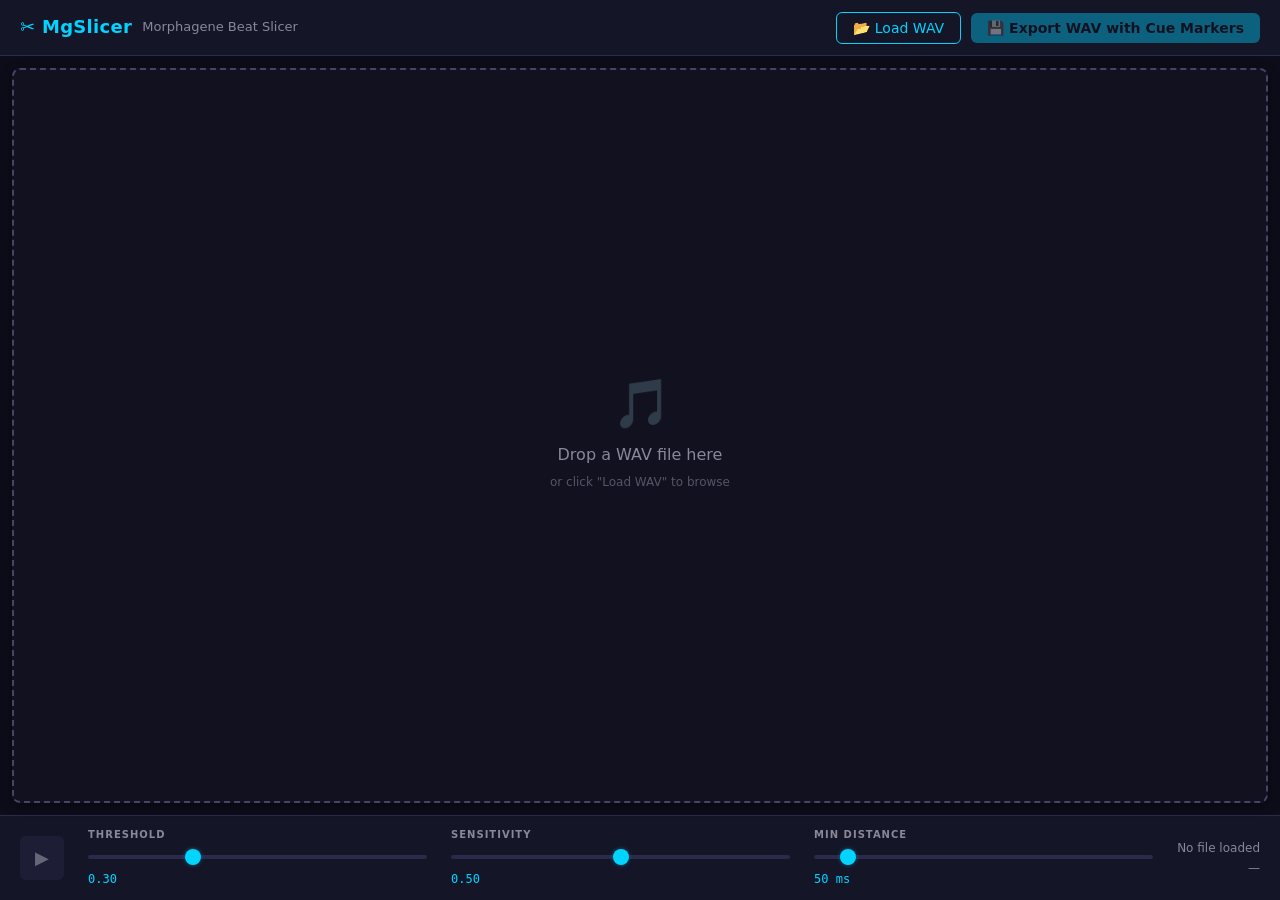
<file: index.html>
<!DOCTYPE html>
<html lang="en">
<head>
  <meta charset="utf-8">
  <meta name="viewport" content="width=device-width, initial-scale=1.0">
  <title>MgSlicer — Morphagene Beat Slicer</title>
  <link rel="icon" href="data:image/svg+xml,<svg xmlns='http://www.w3.org/2000/svg' viewBox='0 0 100 100'><text y='.9em' font-size='90'>✂️</text></svg>">
  <link rel="stylesheet" href="css/style.css">
  <script type="module" src="js/app.js" defer></script>
</head>
<body>
  <div id="app">
    <header id="toolbar">
      <div class="toolbar-left">
        <h1 class="app-title">✂️ MgSlicer</h1>
        <span class="app-subtitle">Morphagene Beat Slicer</span>
      </div>
      <div class="toolbar-right">
        <button id="btn-load" class="btn btn-secondary">📂 Load WAV</button>
        <button id="btn-export" class="btn btn-primary" disabled>💾 Export WAV with Cue Markers</button>
      </div>
    </header>

    <main id="workspace">
      <div id="waveform-container">
        <div id="drop-zone">
          <div class="drop-zone-content">
            <div class="drop-icon">🎵</div>
            <div class="drop-text">Drop a WAV file here</div>
            <div class="drop-subtext">or click "Load WAV" to browse</div>
          </div>
        </div>
        <canvas id="waveform-canvas"></canvas>
      </div>

      <div id="controls">
        <div id="transport">
          <button id="btn-play" class="btn btn-transport" disabled title="Play/Stop">▶️</button>
        </div>

        <div id="sliders">
          <div class="slider-group">
            <label class="slider-label" for="threshold">Threshold</label>
            <input type="range" id="threshold" min="0" max="100" value="30" step="1">
            <span class="slider-value" id="threshold-value">0.30</span>
          </div>

          <div class="slider-group">
            <label class="slider-label" for="sensitivity">Sensitivity</label>
            <input type="range" id="sensitivity" min="0" max="100" value="50" step="1">
            <span class="slider-value" id="sensitivity-value">0.50</span>
          </div>

          <div class="slider-group">
            <label class="slider-label" for="min-distance">Min Distance</label>
            <input type="range" id="min-distance" min="10" max="500" value="50" step="5">
            <span class="slider-value" id="min-distance-value">50 ms</span>
          </div>
        </div>

        <div id="info">
          <div id="file-info">No file loaded</div>
          <div id="slice-count">—</div>
        </div>
      </div>
    </main>
  </div>

  <!-- Hidden file input -->
  <input type="file" id="file-input" accept=".wav,audio/wav" hidden>
</body>
</html>
</file>
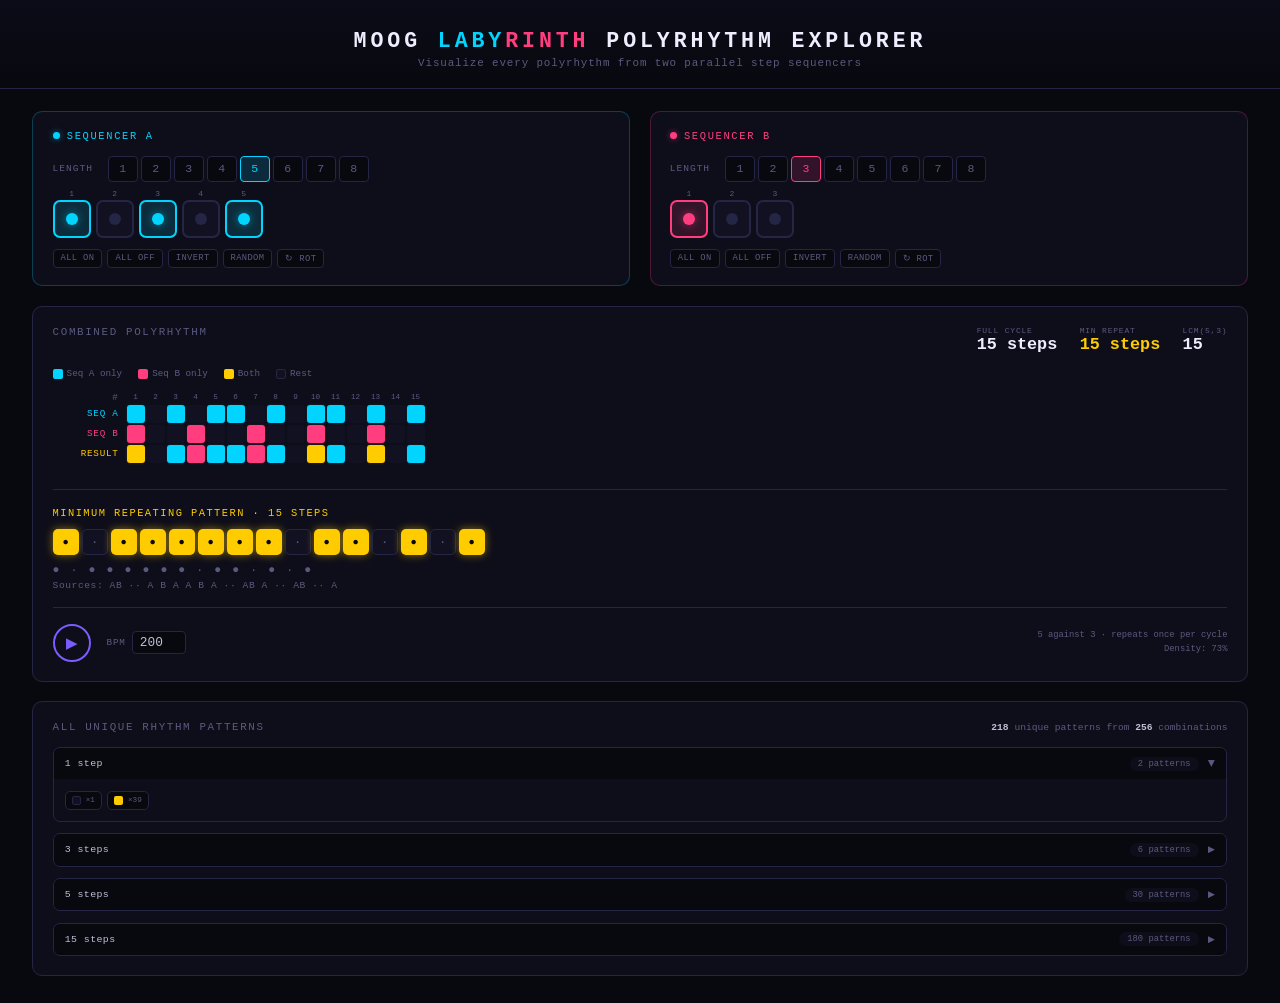
<file: labyrinth-calculator/index.html>
<!DOCTYPE html>
<html lang="en">
<head>
<meta charset="UTF-8">
<meta name="viewport" content="width=device-width, initial-scale=1.0">
<title>Moog Labyrinth — Polyrhythm Explorer</title>
<style>
:root {
    --bg: #08080f;
    --bg-panel: #0e0e1a;
    --bg-raised: #161628;
    --bg-hover: #1c1c35;
    --border: #252545;
    --border-light: #35355a;
    --text: #c0c0d8;
    --text-dim: #5a5a80;
    --text-bright: #eeeeff;
    --seq-a: #00d4ff;
    --seq-a-dim: rgba(0,212,255,0.15);
    --seq-a-glow: rgba(0,212,255,0.5);
    --seq-b: #ff3d7f;
    --seq-b-dim: rgba(255,61,127,0.15);
    --seq-b-glow: rgba(255,61,127,0.5);
    --hit: #ffcc00;
    --hit-dim: rgba(255,204,0,0.15);
    --hit-glow: rgba(255,204,0,0.5);
    --rest: #111122;
    --accent: #7b5cff;
    --accent-dim: rgba(123,92,255,0.2);
}

* { margin:0; padding:0; box-sizing:border-box; }

body {
    font-family: 'SF Mono','Fira Code','Cascadia Code','JetBrains Mono','Consolas',monospace;
    background: var(--bg);
    color: var(--text);
    min-height: 100vh;
    overflow-x: hidden;
}

.header {
    text-align: center;
    padding: 1.8rem 1rem 1.2rem;
    border-bottom: 1px solid var(--border);
    background: linear-gradient(180deg, #0c0c18 0%, var(--bg) 100%);
}
.header h1 {
    font-size: 1.35rem;
    font-weight: 700;
    letter-spacing: .18em;
    text-transform: uppercase;
    color: var(--text-bright);
    margin-bottom: .25rem;
}
.header h1 .ca { color: var(--seq-a); }
.header h1 .cb { color: var(--seq-b); }
.header .sub {
    font-size: .68rem;
    color: var(--text-dim);
    letter-spacing: .08em;
}

.container { max-width: 1260px; margin: 0 auto; padding: 1.4rem; }

/* ── Sequencer Panels ── */
.sequencers {
    display: grid;
    grid-template-columns: 1fr 1fr;
    gap: 1.2rem;
    margin-bottom: 1.2rem;
}
.seq-panel {
    background: var(--bg-panel);
    border: 1px solid var(--border);
    border-radius: 10px;
    padding: 1.1rem 1.2rem;
}
.seq-panel.spa { border-color: rgba(0,212,255,.25); }
.seq-panel.spb { border-color: rgba(255,61,127,.25); }

.seq-title {
    font-size: .65rem;
    letter-spacing: .16em;
    text-transform: uppercase;
    margin-bottom: .85rem;
    display: flex;
    align-items: center;
    gap: .45rem;
}
.spa .seq-title { color: var(--seq-a); }
.spb .seq-title { color: var(--seq-b); }

.seq-dot {
    width: 7px; height: 7px;
    border-radius: 50%;
    display: inline-block;
}
.spa .seq-dot { background: var(--seq-a); box-shadow: 0 0 6px var(--seq-a-glow); }
.spb .seq-dot { background: var(--seq-b); box-shadow: 0 0 6px var(--seq-b-glow); }

.len-row {
    display: flex;
    align-items: center;
    gap: .7rem;
    margin-bottom: .9rem;
}
.len-row label {
    font-size: .6rem;
    color: var(--text-dim);
    text-transform: uppercase;
    letter-spacing: .1em;
    min-width: 44px;
}
.len-btns { display: flex; gap: 3px; }
.len-btn {
    width: 30px; height: 26px;
    border: 1px solid var(--border);
    background: var(--bg);
    color: var(--text-dim);
    font-family: inherit;
    font-size: .72rem;
    cursor: pointer;
    border-radius: 4px;
    transition: all .12s;
}
.len-btn:hover { background: var(--bg-hover); color: var(--text); }
.spa .len-btn.active { background: var(--seq-a-dim); border-color: var(--seq-a); color: var(--seq-a); }
.spb .len-btn.active { background: var(--seq-b-dim); border-color: var(--seq-b); color: var(--seq-b); }

.steps-row { display: flex; gap: 5px; flex-wrap: wrap; }
.step-btn {
    width: 38px; height: 38px;
    border-radius: 7px;
    border: 2px solid var(--border);
    background: var(--rest);
    cursor: pointer;
    transition: all .12s;
    position: relative;
    display: flex;
    align-items: center;
    justify-content: center;
}
.step-btn .led {
    width: 12px; height: 12px;
    border-radius: 50%;
    background: var(--border);
    transition: all .12s;
}
.step-btn:hover { border-color: var(--text-dim); }
.step-btn .snum {
    position: absolute;
    top: -13px;
    font-size: .5rem;
    color: var(--text-dim);
}

.spa .step-btn.on { border-color: var(--seq-a); background: var(--seq-a-dim); }
.spa .step-btn.on .led { background: var(--seq-a); box-shadow: 0 0 8px var(--seq-a-glow); }
.spb .step-btn.on { border-color: var(--seq-b); background: var(--seq-b-dim); }
.spb .step-btn.on .led { background: var(--seq-b); box-shadow: 0 0 8px var(--seq-b-glow); }

.quick-row { display: flex; gap: 5px; margin-top: .7rem; }
.qbtn {
    font-family: inherit;
    font-size: .55rem;
    padding: 3px 7px;
    border: 1px solid var(--border);
    background: var(--bg);
    color: var(--text-dim);
    border-radius: 4px;
    cursor: pointer;
    transition: all .12s;
    letter-spacing: .04em;
    text-transform: uppercase;
}
.qbtn:hover { background: var(--bg-hover); color: var(--text); }

/* ── Visualization ── */
.viz {
    background: var(--bg-panel);
    border: 1px solid var(--border);
    border-radius: 10px;
    padding: 1.2rem;
    margin-bottom: 1.2rem;
}
.viz-top {
    display: flex;
    justify-content: space-between;
    align-items: flex-start;
    margin-bottom: .9rem;
    flex-wrap: wrap;
    gap: .6rem;
}
.viz-title {
    font-size: .68rem;
    letter-spacing: .15em;
    text-transform: uppercase;
    color: var(--text-dim);
}
.viz-stats { display: flex; gap: 1.4rem; }
.stat-label {
    font-size: .5rem;
    color: var(--text-dim);
    text-transform: uppercase;
    letter-spacing: .1em;
}
.stat-val {
    font-size: 1.05rem;
    font-weight: 700;
    color: var(--text-bright);
}
.stat-val.gold { color: var(--hit); }

.legend {
    display: flex;
    gap: 1rem;
    margin-bottom: .8rem;
    font-size: .58rem;
    color: var(--text-dim);
    flex-wrap: wrap;
}
.legend span {
    display: flex;
    align-items: center;
    gap: 4px;
}
.legend .ld {
    width: 10px; height: 10px;
    border-radius: 2px;
    display: inline-block;
}
.ld.la { background: var(--seq-a); }
.ld.lb { background: var(--seq-b); }
.ld.lboth { background: var(--hit); }
.ld.lrest { background: var(--rest); border: 1px solid var(--border); }

.timeline { overflow-x: auto; padding-bottom: 6px; }
.tl-row {
    display: flex;
    align-items: center;
    margin-bottom: 2px;
}
.tl-label {
    width: 74px;
    min-width: 74px;
    font-size: .58rem;
    letter-spacing: .08em;
    text-transform: uppercase;
    padding-right: 8px;
    text-align: right;
    flex-shrink: 0;
}
.tl-label.la { color: var(--seq-a); }
.tl-label.lb { color: var(--seq-b); }
.tl-label.lc { color: var(--hit); }
.tl-label.ln { color: var(--text-dim); }

.tl-cells { display: flex; gap: 0; }
.tl-cell {
    width: 18px; height: 18px;
    min-width: 18px;
    border-radius: 3px;
    background: var(--rest);
    transition: all .08s;
    margin-right: 2px;
}
.tl-cell.bnd { margin-left: 4px; }
.tl-cell.on-a { background: var(--seq-a); box-shadow: 0 0 3px var(--seq-a-dim); }
.tl-cell.on-b { background: var(--seq-b); box-shadow: 0 0 3px var(--seq-b-dim); }
.tl-cell.on-ab { background: var(--hit); box-shadow: 0 0 3px var(--hit-dim); }
.tl-cell.playhead { outline: 2px solid #fff; outline-offset: 1px; z-index: 2; position: relative; }

.tl-num {
    width: 18px; min-width: 18px;
    text-align: center;
    font-size: .48rem;
    color: var(--text-dim);
    margin-right: 2px;
}
.tl-num.bnd { margin-left: 4px; }

/* ── Min Pattern ── */
.minpat {
    margin-top: 1.1rem;
    padding-top: 1.1rem;
    border-top: 1px solid var(--border);
}
.minpat-title {
    font-size: .65rem;
    letter-spacing: .14em;
    text-transform: uppercase;
    color: var(--hit);
    margin-bottom: .65rem;
}
.minpat-cells {
    display: flex;
    gap: 3px;
    flex-wrap: wrap;
    align-items: center;
}
.mc {
    width: 26px; height: 26px;
    border-radius: 5px;
    display: flex;
    align-items: center;
    justify-content: center;
    font-size: .65rem;
    font-weight: 700;
}
.mc.mhit { background: var(--hit); color: var(--bg); box-shadow: 0 0 8px var(--hit-glow); }
.mc.mrest { background: var(--rest); border: 1px solid var(--border); color: var(--text-dim); }

.pat-text {
    font-size: .72rem;
    color: var(--text-dim);
    margin-top: .45rem;
    letter-spacing: .18em;
}
.pat-detail-text {
    font-size: .6rem;
    color: var(--text-dim);
    margin-top: .25rem;
    letter-spacing: .06em;
}

/* ── Playback ── */
.playback {
    display: flex;
    align-items: center;
    gap: 1rem;
    margin-top: 1rem;
    padding-top: 1rem;
    border-top: 1px solid var(--border);
}
.play-btn {
    width: 38px; height: 38px;
    border-radius: 50%;
    border: 2px solid var(--accent);
    background: transparent;
    color: var(--accent);
    font-size: .95rem;
    cursor: pointer;
    display: flex;
    align-items: center;
    justify-content: center;
    transition: all .12s;
    flex-shrink: 0;
}
.play-btn:hover, .play-btn.on { background: var(--accent); color: var(--bg); }
.bpm-ctl {
    display: flex;
    align-items: center;
    gap: .4rem;
}
.bpm-ctl label {
    font-size: .58rem;
    color: var(--text-dim);
    text-transform: uppercase;
    letter-spacing: .08em;
}
.bpm-input {
    width: 54px;
    background: var(--bg);
    border: 1px solid var(--border);
    color: var(--text);
    font-family: inherit;
    font-size: .8rem;
    padding: 3px 6px;
    border-radius: 4px;
    text-align: center;
}
.bpm-input:focus { outline: none; border-color: var(--accent); }

.cycle-info {
    font-size: .55rem;
    color: var(--text-dim);
    margin-left: auto;
    text-align: right;
    line-height: 1.5;
}

/* ── Gallery ── */
.gallery {
    background: var(--bg-panel);
    border: 1px solid var(--border);
    border-radius: 10px;
    padding: 1.2rem;
}
.gal-top {
    display: flex;
    justify-content: space-between;
    align-items: center;
    margin-bottom: .85rem;
    flex-wrap: wrap;
    gap: .4rem;
}
.gal-title {
    font-size: .68rem;
    letter-spacing: .15em;
    text-transform: uppercase;
    color: var(--text-dim);
}
.gal-stats {
    font-size: .6rem;
    color: var(--text-dim);
}
.gal-stats b { color: var(--text); font-weight: 600; }

.gal-groups { display: flex; flex-direction: column; gap: .7rem; }
.gal-group {
    border: 1px solid var(--border);
    border-radius: 7px;
    overflow: hidden;
}
.grp-hdr {
    display: flex;
    justify-content: space-between;
    align-items: center;
    padding: .55rem .7rem;
    background: var(--bg);
    cursor: pointer;
    transition: background .12s;
    user-select: none;
}
.grp-hdr:hover { background: var(--bg-hover); }
.grp-title { font-size: .62rem; color: var(--text); letter-spacing: .04em; }
.grp-meta {
    display: flex;
    align-items: center;
    gap: .6rem;
}
.grp-cnt {
    font-size: .55rem;
    color: var(--text-dim);
    background: var(--bg-panel);
    padding: 2px 8px;
    border-radius: 9px;
}
.grp-arrow {
    font-size: .55rem;
    color: var(--text-dim);
    transition: transform .2s;
}
.grp-hdr.open .grp-arrow { transform: rotate(90deg); }

.grp-body {
    display: none;
    padding: .7rem;
    flex-wrap: wrap;
    gap: 5px;
    max-height: 320px;
    overflow-y: auto;
}
.grp-body.open { display: flex; }

.gal-item {
    display: flex;
    align-items: center;
    gap: 2px;
    padding: 4px 6px;
    background: var(--bg);
    border: 1px solid var(--border);
    border-radius: 5px;
    cursor: pointer;
    transition: all .12s;
}
.gal-item:hover { border-color: var(--text-dim); transform: translateY(-1px); }
.gal-item.sel { border-color: var(--hit); box-shadow: 0 0 8px var(--hit-dim); }
.gal-dot {
    width: 9px; height: 9px;
    min-width: 9px;
    border-radius: 2px;
}
.gal-dot.gh { background: var(--hit); }
.gal-dot.gr { background: var(--rest); border: 1px solid var(--border); }
.gal-cnt {
    font-size: .48rem;
    color: var(--text-dim);
    margin-left: 3px;
    white-space: nowrap;
}

.gal-overflow {
    font-size: .58rem;
    color: var(--text-dim);
    padding: .5rem;
    text-align: center;
    cursor: pointer;
}
.gal-overflow:hover { color: var(--text); }

/* ── Responsive ── */
@media (max-width: 780px) {
    .sequencers { grid-template-columns: 1fr; }
    .container { padding: .9rem; }
    .viz-top { flex-direction: column; }
    .step-btn { width: 34px; height: 34px; }
    .step-btn .led { width: 10px; height: 10px; }
}

::-webkit-scrollbar { height: 5px; width: 5px; }
::-webkit-scrollbar-track { background: var(--bg); border-radius: 3px; }
::-webkit-scrollbar-thumb { background: var(--border); border-radius: 3px; }
::-webkit-scrollbar-thumb:hover { background: var(--text-dim); }

@keyframes pulse { 0%,100% { opacity:1; } 50% { opacity:.6; } }
.playing-indicator { animation: pulse .5s ease-in-out infinite; }
</style>
</head>
<body>

<div class="header">
    <h1>Moog <span class="ca">Laby</span><span class="cb">rinth</span> Polyrhythm Explorer</h1>
    <div class="sub">Visualize every polyrhythm from two parallel step sequencers</div>
</div>

<div class="container">
    <div class="sequencers">
        <div class="seq-panel spa" id="panelA"></div>
        <div class="seq-panel spb" id="panelB"></div>
    </div>
    <div class="viz" id="vizPanel"></div>
    <div class="gallery" id="galPanel"></div>
</div>

<script>
// ─── State ───
const S = {
    a: { len: 5, steps: [1,0,1,0,1,0,0,0] },
    b: { len: 3, steps: [1,0,0,0,0,0,0,0] },
    playing: false,
    playhead: -1,
    bpm: 200,
    galData: null,
    galExpanded: {},
    galShowAll: {},
    selectedGalKey: null,
};

// ─── Utilities ───
function gcd(a, b) { while (b) { [a, b] = [b, a % b]; } return a; }
function lcmOf(a, b) { return (a / gcd(a, b)) * b; }

function divisors(n) {
    const d = [];
    for (let i = 1; i * i <= n; i++) {
        if (n % i === 0) { d.push(i); if (i !== n / i) d.push(n / i); }
    }
    return d.sort((a, b) => a - b);
}

// ─── Pattern Computation ───
function computePattern() {
    const la = S.a.len, lb = S.b.len;
    const cycle = lcmOf(la, lb);
    const combined = new Uint8Array(cycle);  // 0=none,1=A,2=B,3=both
    const binary = new Uint8Array(cycle);    // 0=rest,1=hit
    for (let i = 0; i < cycle; i++) {
        const a = S.a.steps[i % la] ? 1 : 0;
        const b = S.b.steps[i % lb] ? 2 : 0;
        combined[i] = a | b;
        binary[i] = (a | b) ? 1 : 0;
    }
    const minP = findMinPeriod(binary);
    const detailMinP = findMinPeriod(combined);
    return { combined, binary, minP, detailMinP, cycle, la, lb };
}

function findMinPeriod(pat) {
    const n = pat.length;
    if (n === 0) return 1;
    const divs = divisors(n);
    for (const k of divs) {
        let ok = true;
        for (let i = k; i < n; i++) {
            if (pat[i] !== pat[i % k]) { ok = false; break; }
        }
        if (ok) return k;
    }
    return n;
}

// ─── Gallery Computation ───
function computeGallery() {
    const la = S.a.len, lb = S.b.len;
    const cycle = lcmOf(la, lb);
    const total = (1 << la) * (1 << lb);
    const map = new Map();

    for (let ma = 0; ma < (1 << la); ma++) {
        for (let mb = 0; mb < (1 << lb); mb++) {
            // Build binary pattern
            const pat = new Uint8Array(cycle);
            for (let i = 0; i < cycle; i++) {
                const a = (ma >> (i % la)) & 1;
                const b = (mb >> (i % lb)) & 1;
                pat[i] = (a | b) ? 1 : 0;
            }
            const minP = findMinPeriod(pat);
            // Build key from min pattern
            let key = '';
            for (let i = 0; i < minP; i++) key += pat[i];

            if (!map.has(key)) {
                const p = new Uint8Array(minP);
                for (let i = 0; i < minP; i++) p[i] = pat[i];
                map.set(key, { pattern: p, len: minP, count: 1,
                    hits: p.reduce((s, v) => s + v, 0), eMa: ma, eMb: mb, key });
            } else {
                map.get(key).count++;
            }
        }
    }

    const items = Array.from(map.values());
    items.sort((a, b) => a.len - b.len || a.hits - b.hits || a.key.localeCompare(b.key));
    const groups = new Map();
    for (const it of items) {
        if (!groups.has(it.len)) groups.set(it.len, []);
        groups.get(it.len).push(it);
    }
    S.galData = { total, unique: items.length, groups };
    S.galExpanded = {};
    S.galShowAll = {};
    S.selectedGalKey = null;
}

// ─── Render: Sequencer Panels ───
function renderSeqPanel(which) {
    const seq = S[which];
    const isA = which === 'a';
    const el = document.getElementById(isA ? 'panelA' : 'panelB');
    const label = isA ? 'Sequencer A' : 'Sequencer B';

    let h = `<div class="seq-title"><span class="seq-dot"></span>${label}</div>`;
    h += `<div class="len-row"><label>Length</label><div class="len-btns">`;
    for (let i = 1; i <= 8; i++) {
        h += `<button class="len-btn${seq.len === i ? ' active' : ''}" data-seq="${which}" data-len="${i}">${i}</button>`;
    }
    h += `</div></div>`;

    h += `<div class="steps-row" style="margin-top:18px;">`;
    for (let i = 0; i < seq.len; i++) {
        h += `<div class="step-btn${seq.steps[i] ? ' on' : ''}" data-seq="${which}" data-step="${i}">
            <span class="snum">${i + 1}</span><span class="led"></span></div>`;
    }
    h += `</div>`;

    h += `<div class="quick-row">`;
    h += `<button class="qbtn" data-seq="${which}" data-act="all">All On</button>`;
    h += `<button class="qbtn" data-seq="${which}" data-act="none">All Off</button>`;
    h += `<button class="qbtn" data-seq="${which}" data-act="inv">Invert</button>`;
    h += `<button class="qbtn" data-seq="${which}" data-act="rand">Random</button>`;
    h += `<button class="qbtn" data-seq="${which}" data-act="rotl">↻ Rot</button>`;
    h += `</div>`;

    el.innerHTML = h;
}

// ─── Render: Visualization ───
function renderViz() {
    const { combined, binary, minP, detailMinP, cycle, la, lb } = computePattern();
    const el = document.getElementById('vizPanel');

    let h = `<div class="viz-top">
        <div class="viz-title">Combined Polyrhythm</div>
        <div class="viz-stats">
            <div><div class="stat-label">Full cycle</div><div class="stat-val">${cycle} steps</div></div>
            <div><div class="stat-label">Min repeat</div><div class="stat-val gold">${minP} step${minP !== 1 ? 's' : ''}</div></div>
            <div><div class="stat-label">LCM(${la},${lb})</div><div class="stat-val">${cycle}</div></div>
        </div>
    </div>`;

    h += `<div class="legend">
        <span><i class="ld la"></i> Seq A only</span>
        <span><i class="ld lb"></i> Seq B only</span>
        <span><i class="ld lboth"></i> Both</span>
        <span><i class="ld lrest"></i> Rest</span>
    </div>`;

    h += `<div class="timeline" id="timeline">`;

    // Step numbers
    h += `<div class="tl-row"><div class="tl-label ln">#</div><div class="tl-cells">`;
    for (let i = 0; i < cycle; i++) {
        h += `<div class="tl-num${(i > 0 && i % minP === 0) ? ' bnd' : ''}">${i + 1}</div>`;
    }
    h += `</div></div>`;

    // Seq A row
    h += `<div class="tl-row"><div class="tl-label la">Seq A</div><div class="tl-cells">`;
    for (let i = 0; i < cycle; i++) {
        const on = S.a.steps[i % la];
        h += `<div class="tl-cell${on ? ' on-a' : ''}${(i > 0 && i % minP === 0) ? ' bnd' : ''}"
            data-i="${i}" title="Step ${i + 1}: A[${(i % la) + 1}]=${on ? 'ON' : 'off'}"></div>`;
    }
    h += `</div></div>`;

    // Seq B row
    h += `<div class="tl-row"><div class="tl-label lb">Seq B</div><div class="tl-cells">`;
    for (let i = 0; i < cycle; i++) {
        const on = S.b.steps[i % lb];
        h += `<div class="tl-cell${on ? ' on-b' : ''}${(i > 0 && i % minP === 0) ? ' bnd' : ''}"
            data-i="${i}" title="Step ${i + 1}: B[${(i % lb) + 1}]=${on ? 'ON' : 'off'}"></div>`;
    }
    h += `</div></div>`;

    // Combined row
    h += `<div class="tl-row"><div class="tl-label lc">Result</div><div class="tl-cells" id="tlCombined">`;
    for (let i = 0; i < cycle; i++) {
        const v = combined[i];
        const cls = v === 3 ? 'on-ab' : v === 1 ? 'on-a' : v === 2 ? 'on-b' : '';
        const src = v === 3 ? 'A+B' : v === 1 ? 'A' : v === 2 ? 'B' : '—';
        h += `<div class="tl-cell ${cls}${(i > 0 && i % minP === 0) ? ' bnd' : ''}"
            data-i="${i}" title="Step ${i + 1}: ${src}"></div>`;
    }
    h += `</div></div>`;

    // Repeat bracket markers
    const nRepeats = cycle / minP;
    if (nRepeats > 1) {
        h += `<div class="tl-row"><div class="tl-label ln"></div><div class="tl-cells">`;
        const colors = ['var(--hit)', 'var(--accent)'];
        for (let r = 0; r < nRepeats; r++) {
            const color = colors[r % 2];
            for (let i = 0; i < minP; i++) {
                const first = r * minP + i;
                h += `<div style="width:18px;min-width:18px;height:3px;border-radius:1px;background:${color};opacity:.5;margin-right:2px;${(first > 0 && first % minP === 0) ? 'margin-left:4px;' : ''}"></div>`;
            }
        }
        h += `</div></div>`;
    }

    h += `</div>`; // end timeline

    // Min pattern
    h += `<div class="minpat">`;
    h += `<div class="minpat-title">Minimum Repeating Pattern · ${minP} step${minP !== 1 ? 's' : ''}</div>`;
    h += `<div class="minpat-cells">`;
    for (let i = 0; i < minP; i++) {
        const hit = binary[i];
        h += `<div class="mc ${hit ? 'mhit' : 'mrest'}">${hit ? '●' : '·'}</div>`;
    }
    h += `</div>`;
    const patStr = Array.from(binary.subarray(0, minP)).map(b => b ? '●' : '·').join(' ');
    h += `<div class="pat-text">${patStr}</div>`;

    // Show detail pattern if 4-state min period differs
    if (detailMinP > minP) {
        const detailStr = Array.from(combined.subarray(0, detailMinP)).map(v =>
            v === 3 ? 'AB' : v === 1 ? 'A' : v === 2 ? 'B' : '··'
        ).join(' ');
        h += `<div class="pat-detail-text">Source detail (${detailMinP}-step cycle): ${detailStr}</div>`;
    } else if (minP > 0) {
        const detailStr = Array.from(combined.subarray(0, minP)).map(v =>
            v === 3 ? 'AB' : v === 1 ? 'A' : v === 2 ? 'B' : '··'
        ).join(' ');
        h += `<div class="pat-detail-text">Sources: ${detailStr}</div>`;
    }
    h += `</div>`;

    // Playback
    h += `<div class="playback">
        <button class="play-btn${S.playing ? ' on' : ''}" id="playBtn">${S.playing ? '■' : '▶'}</button>
        <div class="bpm-ctl">
            <label>BPM</label>
            <input class="bpm-input" id="bpmInput" type="number" min="40" max="600" value="${S.bpm}">
        </div>
        <div class="cycle-info">
            ${la} against ${lb} · repeats ${nRepeats > 1 ? nRepeats + '× per cycle' : 'once per cycle'}<br>
            Density: ${Math.round(Array.from(binary.subarray(0, minP)).reduce((s, v) => s + v, 0) / minP * 100)}%
        </div>
    </div>`;

    el.innerHTML = h;
}

// ─── Render: Gallery ───
function renderGallery() {
    if (!S.galData) computeGallery();
    const { total, unique, groups } = S.galData;
    const el = document.getElementById('galPanel');
    const INITIAL_SHOW = 80;

    let h = `<div class="gal-top">
        <div class="gal-title">All Unique Rhythm Patterns</div>
        <div class="gal-stats"><b>${unique.toLocaleString()}</b> unique patterns from <b>${total.toLocaleString()}</b> combinations</div>
    </div>`;

    h += `<div class="gal-groups">`;
    for (const [len, items] of groups) {
        const isOpen = S.galExpanded[len] || false;
        const showAll = S.galShowAll[len] || false;
        const showing = showAll ? items.length : Math.min(items.length, INITIAL_SHOW);
        const density = items.length > 0 ? Math.round(items[0].hits / items[0].len * 100) : 0;

        h += `<div class="gal-group">`;
        h += `<div class="grp-hdr${isOpen ? ' open' : ''}" data-grp="${len}">
            <div class="grp-title">${len} step${len !== 1 ? 's' : ''}</div>
            <div class="grp-meta">
                <span class="grp-cnt">${items.length} pattern${items.length !== 1 ? 's' : ''}</span>
                <span class="grp-arrow">▶</span>
            </div>
        </div>`;

        h += `<div class="grp-body${isOpen ? ' open' : ''}" id="grp-${len}">`;
        for (let j = 0; j < showing; j++) {
            const it = items[j];
            const isSel = S.selectedGalKey === it.key;
            h += `<div class="gal-item${isSel ? ' sel' : ''}" data-gkey="${it.key}" data-ma="${it.eMa}" data-mb="${it.eMb}"
                title="${Array.from(it.pattern).map(b => b ? '●' : '·').join('')} — ${it.count} combo${it.count > 1 ? 's' : ''}">`;
            for (let k = 0; k < it.len; k++) {
                h += `<div class="gal-dot ${it.pattern[k] ? 'gh' : 'gr'}"></div>`;
            }
            h += `<span class="gal-cnt">×${it.count}</span></div>`;
        }
        if (!showAll && items.length > INITIAL_SHOW) {
            h += `<div class="gal-overflow" data-grpshow="${len}">Show all ${items.length} patterns…</div>`;
        }
        h += `</div></div>`;
    }
    h += `</div>`;

    el.innerHTML = h;
}

// ─── Audio ───
let audioCtx = null;

function ensureAudio() {
    if (!audioCtx) audioCtx = new (window.AudioContext || window.webkitAudioContext)();
    if (audioCtx.state === 'suspended') audioCtx.resume();
}

function playTone(freq, time, dur, gain) {
    const o = audioCtx.createOscillator();
    const g = audioCtx.createGain();
    o.type = 'sine';
    o.frequency.value = freq;
    g.gain.setValueAtTime(gain, time);
    g.gain.exponentialRampToValueAtTime(0.001, time + dur);
    o.connect(g);
    g.connect(audioCtx.destination);
    o.start(time);
    o.stop(time + dur + 0.01);
}

function playNoise(time, dur, gain, hipass) {
    const bufSize = audioCtx.sampleRate * dur;
    const buf = audioCtx.createBuffer(1, bufSize, audioCtx.sampleRate);
    const data = buf.getChannelData(0);
    for (let i = 0; i < bufSize; i++) data[i] = (Math.random() * 2 - 1);
    const src = audioCtx.createBufferSource();
    src.buffer = buf;
    const flt = audioCtx.createBiquadFilter();
    flt.type = 'highpass';
    flt.frequency.value = hipass;
    const g = audioCtx.createGain();
    g.gain.setValueAtTime(gain, time);
    g.gain.exponentialRampToValueAtTime(0.001, time + dur);
    src.connect(flt);
    flt.connect(g);
    g.connect(audioCtx.destination);
    src.start(time);
    src.stop(time + dur + 0.01);
}

let playTimer = null;

function startPlay() {
    ensureAudio();
    S.playing = true;
    S.playhead = 0;
    const { combined, cycle } = computePattern();
    const secPerStep = 60 / S.bpm;

    let nextTime = audioCtx.currentTime + 0.05;
    let step = 0;

    function schedule() {
        if (!S.playing) return;
        while (nextTime < audioCtx.currentTime + 0.15) {
            const v = combined[step % cycle];
            if (v & 1) { playTone(880, nextTime, 0.06, 0.18); playNoise(nextTime, 0.03, 0.08, 6000); }
            if (v & 2) { playTone(330, nextTime, 0.08, 0.22); playNoise(nextTime, 0.04, 0.06, 2000); }

            const showStep = step % cycle;
            const delay = Math.max(0, (nextTime - audioCtx.currentTime) * 1000);
            setTimeout(() => {
                if (!S.playing) return;
                S.playhead = showStep;
                updatePlayhead();
            }, delay);

            step++;
            nextTime += secPerStep;
        }
    }
    schedule();
    playTimer = setInterval(schedule, 30);
    renderViz();
}

function stopPlay() {
    S.playing = false;
    S.playhead = -1;
    if (playTimer) { clearInterval(playTimer); playTimer = null; }
    renderViz();
}

function updatePlayhead() {
    const cells = document.querySelectorAll('#tlCombined .tl-cell');
    cells.forEach((c, i) => {
        c.classList.toggle('playhead', i === S.playhead);
    });
}

// ─── Event Delegation ───
document.addEventListener('click', e => {
    const t = e.target;

    // Length button
    const lenBtn = t.closest('.len-btn');
    if (lenBtn) {
        const seq = lenBtn.dataset.seq;
        const len = parseInt(lenBtn.dataset.len);
        S[seq].len = len;
        const wasPlaying = S.playing;
        if (wasPlaying) stopPlay();
        computeGallery();
        renderAll();
        if (wasPlaying) startPlay();
        return;
    }

    // Step button
    const stepBtn = t.closest('.step-btn');
    if (stepBtn) {
        const seq = stepBtn.dataset.seq;
        const step = parseInt(stepBtn.dataset.step);
        S[seq].steps[step] = S[seq].steps[step] ? 0 : 1;
        const wasPlaying = S.playing;
        if (wasPlaying) stopPlay();
        renderAll();
        if (wasPlaying) startPlay();
        return;
    }

    // Quick actions
    const qbtn = t.closest('.qbtn');
    if (qbtn) {
        const seq = qbtn.dataset.seq;
        const act = qbtn.dataset.act;
        const s = S[seq];
        const wasPlaying = S.playing;
        if (wasPlaying) stopPlay();
        if (act === 'all') { for (let i = 0; i < 8; i++) s.steps[i] = i < s.len ? 1 : 0; }
        else if (act === 'none') { for (let i = 0; i < 8; i++) s.steps[i] = 0; }
        else if (act === 'inv') { for (let i = 0; i < s.len; i++) s.steps[i] = s.steps[i] ? 0 : 1; }
        else if (act === 'rand') { for (let i = 0; i < s.len; i++) s.steps[i] = Math.random() > 0.5 ? 1 : 0; }
        else if (act === 'rotl') {
            const first = s.steps[0];
            for (let i = 0; i < s.len - 1; i++) s.steps[i] = s.steps[i + 1];
            s.steps[s.len - 1] = first;
        }
        renderAll();
        if (wasPlaying) startPlay();
        return;
    }

    // Play button
    if (t.closest('#playBtn')) {
        if (S.playing) stopPlay(); else startPlay();
        return;
    }

    // Gallery group toggle
    const grpHdr = t.closest('.grp-hdr');
    if (grpHdr) {
        const g = parseInt(grpHdr.dataset.grp);
        S.galExpanded[g] = !S.galExpanded[g];
        grpHdr.classList.toggle('open');
        const body = document.getElementById('grp-' + g);
        if (body) body.classList.toggle('open');
        const arrow = grpHdr.querySelector('.grp-arrow');
        return;
    }

    // Gallery show all
    const showAll = t.closest('.gal-overflow');
    if (showAll) {
        const g = parseInt(showAll.dataset.grpshow);
        S.galShowAll[g] = true;
        renderGallery();
        S.galExpanded[g] = true;
        const body = document.getElementById('grp-' + g);
        if (body) body.classList.add('open');
        const hdr = body?.previousElementSibling;
        if (hdr) hdr.classList.add('open');
        return;
    }

    // Gallery item click
    const galItem = t.closest('.gal-item');
    if (galItem) {
        const ma = parseInt(galItem.dataset.ma);
        const mb = parseInt(galItem.dataset.mb);
        const key = galItem.dataset.gkey;
        const wasPlaying = S.playing;
        if (wasPlaying) stopPlay();

        // Set steps from masks
        for (let i = 0; i < 8; i++) {
            S.a.steps[i] = i < S.a.len ? ((ma >> i) & 1) : 0;
            S.b.steps[i] = i < S.b.len ? ((mb >> i) & 1) : 0;
        }
        S.selectedGalKey = key;
        renderSeqPanel('a');
        renderSeqPanel('b');
        renderViz();
        // Update gallery selection visuals
        document.querySelectorAll('.gal-item').forEach(gi => gi.classList.toggle('sel', gi.dataset.gkey === key));
        if (wasPlaying) startPlay();

        // Scroll viz into view
        document.getElementById('vizPanel').scrollIntoView({ behavior: 'smooth', block: 'nearest' });
        return;
    }
});

// BPM input
document.addEventListener('input', e => {
    if (e.target.id === 'bpmInput') {
        const v = parseInt(e.target.value);
        if (v >= 40 && v <= 600) {
            S.bpm = v;
            if (S.playing) { stopPlay(); startPlay(); }
        }
    }
});

// ─── Render All ───
function renderAll() {
    renderSeqPanel('a');
    renderSeqPanel('b');
    renderViz();
    renderGallery();
}

// ─── Init ───
computeGallery();
renderAll();
// Auto-expand first group
const firstGroupLen = S.galData ? Array.from(S.galData.groups.keys())[0] : null;
if (firstGroupLen != null) {
    S.galExpanded[firstGroupLen] = true;
    const body = document.getElementById('grp-' + firstGroupLen);
    if (body) body.classList.add('open');
    const hdr = body?.previousElementSibling;
    if (hdr) hdr.classList.add('open');
}
</script>
</body>
</html>
</file>
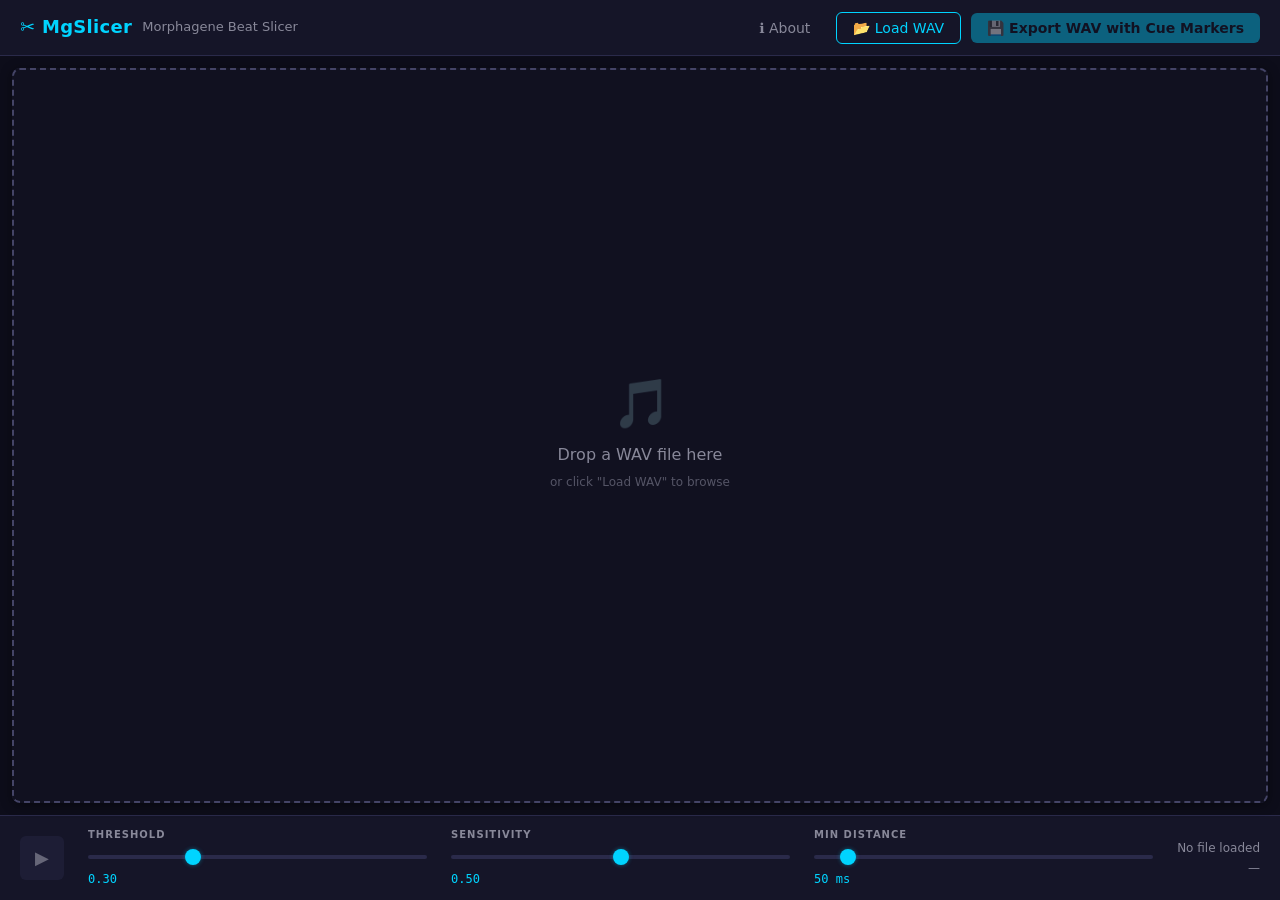
<file: mgslicer/index.html>
<!doctype html>
<html lang="en">
    <head>
        <meta charset="utf-8" />
        <meta name="viewport" content="width=device-width, initial-scale=1.0" />
        <title>MgSlicer — Morphagene Beat Slicer</title>
        <link
            rel="icon"
            href="data:image/svg+xml,<svg xmlns='http://www.w3.org/2000/svg' viewBox='0 0 100 100'><text y='.9em' font-size='90'>✂️</text></svg>"
        />
        <link rel="stylesheet" href="css/style.css" />
        <script type="module" src="js/app.js" defer></script>
    </head>
    <body>
        <div id="app">
            <header id="toolbar">
                <div class="toolbar-left">
                    <h1 class="app-title">✂️ MgSlicer</h1>
                    <span class="app-subtitle">Morphagene Beat Slicer</span>
                </div>
                <div class="toolbar-right">
                    <button
                        id="btn-about"
                        class="btn btn-ghost"
                        title="About MgSlicer"
                    >
                        ℹ️ About
                    </button>
                    <button id="btn-load" class="btn btn-secondary">
                        📂 Load WAV
                    </button>
                    <button id="btn-export" class="btn btn-primary" disabled>
                        💾 Export WAV with Cue Markers
                    </button>
                </div>
            </header>

            <main id="workspace">
                <div id="waveform-container">
                    <div id="drop-zone">
                        <div class="drop-zone-content">
                            <div class="drop-icon">🎵</div>
                            <div class="drop-text">Drop a WAV file here</div>
                            <div class="drop-subtext">
                                or click "Load WAV" to browse
                            </div>
                        </div>
                    </div>
                    <canvas id="waveform-canvas"></canvas>
                </div>

                <div id="controls">
                    <div id="transport">
                        <button
                            id="btn-play"
                            class="btn btn-transport"
                            disabled
                            title="Play/Stop"
                        >
                            ▶️
                        </button>
                    </div>

                    <div id="sliders">
                        <div class="slider-group">
                            <label class="slider-label" for="threshold"
                                >Threshold</label
                            >
                            <input
                                type="range"
                                id="threshold"
                                min="0"
                                max="100"
                                value="30"
                                step="1"
                            />
                            <span class="slider-value" id="threshold-value"
                                >0.30</span
                            >
                        </div>

                        <div class="slider-group">
                            <label class="slider-label" for="sensitivity"
                                >Sensitivity</label
                            >
                            <input
                                type="range"
                                id="sensitivity"
                                min="0"
                                max="100"
                                value="50"
                                step="1"
                            />
                            <span class="slider-value" id="sensitivity-value"
                                >0.50</span
                            >
                        </div>

                        <div class="slider-group">
                            <label class="slider-label" for="min-distance"
                                >Min Distance</label
                            >
                            <input
                                type="range"
                                id="min-distance"
                                min="10"
                                max="500"
                                value="50"
                                step="5"
                            />
                            <span class="slider-value" id="min-distance-value"
                                >50 ms</span
                            >
                        </div>
                    </div>

                    <div id="info">
                        <div id="file-info">No file loaded</div>
                        <div id="slice-count">—</div>
                    </div>
                </div>
            </main>
        </div>

        <!-- About Modal -->
        <div id="about-overlay" class="modal-overlay">
            <div
                class="modal"
                role="dialog"
                aria-labelledby="about-title"
                aria-modal="true"
            >
                <div class="modal-header">
                    <h2 id="about-title">✂️ About MgSlicer</h2>
                    <button
                        id="btn-about-close"
                        class="btn-modal-close"
                        title="Close"
                    >
                        &times;
                    </button>
                </div>
                <div class="modal-body">
                    <p>
                        <strong>MgSlicer</strong> is a browser-based beat slicer
                        designed for the
                        <a
                            href="https://www.makenoisemusic.com/modules/morphagene"
                            target="_blank"
                            rel="noopener noreferrer"
                            >Make Noise Morphagene</a
                        >.
                    </p>

                    <h3>How it works</h3>
                    <ol>
                        <li>
                            <strong>Load a WAV file</strong> — drag &amp; drop
                            or use the Load button.
                        </li>
                        <li>
                            <strong>Detect transients</strong> — the app
                            analyzes the audio and marks beats and transients on
                            the waveform. Adjust the <em>Threshold</em>,
                            <em>Sensitivity</em>, and
                            <em>Min Distance</em> controls to fine-tune
                            detection.
                        </li>
                        <li>
                            <strong>Export</strong> — save a 32-bit float WAV
                            file with embedded cue markers (splice markers) that
                            the Morphagene reads as splice points.
                        </li>
                    </ol>

                    <p>
                        Copy the exported file to a micro SD card and load it
                        into your Morphagene — the splice markers will appear as
                        splice boundaries, ready to be played, scanned, and
                        manipulated.
                    </p>

                    <h3>⚠️ Important: Sample Rate</h3>
                    <p>
                        The Morphagene requires audio files at
                        <strong>48 kHz</strong>. Make sure your computer's audio
                        output sample rate is set to
                        <strong>48000 Hz</strong> before using this application.
                        The app will reject any WAV file that is not 48 kHz.
                    </p>
                    <p class="hint">
                        On macOS, set this in <em>Audio MIDI Setup</em>. On
                        Windows, check your sound device properties under
                        <em>Advanced</em> settings.
                    </p>

                    <div class="modal-links">
                        <a
                            href="https://www.makenoisemusic.com/modules/morphagene"
                            target="_blank"
                            rel="noopener noreferrer"
                        >
                            🔗 Make Noise Morphagene
                        </a>
                    </div>

                    <h3>✏️ Editing Cue Markers</h3>
                    <p>
                        This tool does not support editing cue markers after
                        export. If you need to manually edit, reorder, or
                        fine-tune cue markers in an exported WAV file, use a
                        dedicated audio editor such as
                        <a
                            href="https://www.ocenaudio.com"
                            target="_blank"
                            rel="noopener noreferrer"
                            >ocenaudio</a
                        >.
                    </p>

                    <h3>📄 License</h3>
                    <p>
                        This software is licensed under the
                        <a
                            href="https://www.apache.org/licenses/LICENSE-2.0"
                            target="_blank"
                            rel="noopener noreferrer"
                            >Apache License, Version 2.0</a
                        >.
                    </p>

                    <h3>⚖️ Disclaimer</h3>
                    <p class="hint">
                        MgSlicer is an independent project and is not endorsed
                        by, affiliated with, or associated with
                        <a
                            href="https://www.makenoisemusic.com/"
                            target="_blank"
                            rel="noopener noreferrer"
                            >Make Noise Music</a
                        >
                        in any way. "Morphagene" is a trademark of Make Noise
                        Music.
                    </p>
                    <p class="hint">
                        This software is provided "as is", without warranty of
                        any kind, express or implied. Use it at your own risk.
                        The authors are not responsible for any damage to your
                        hardware, data loss, or any other issues arising from
                        the use of this application.
                    </p>
                </div>
                <div class="modal-footer">
                    <button id="btn-about-ok" class="btn btn-primary">
                        Got it
                    </button>
                </div>
            </div>
        </div>

        <!-- Hidden file input -->
        <input type="file" id="file-input" accept=".wav,audio/wav" hidden />
    </body>
</html>
</file>
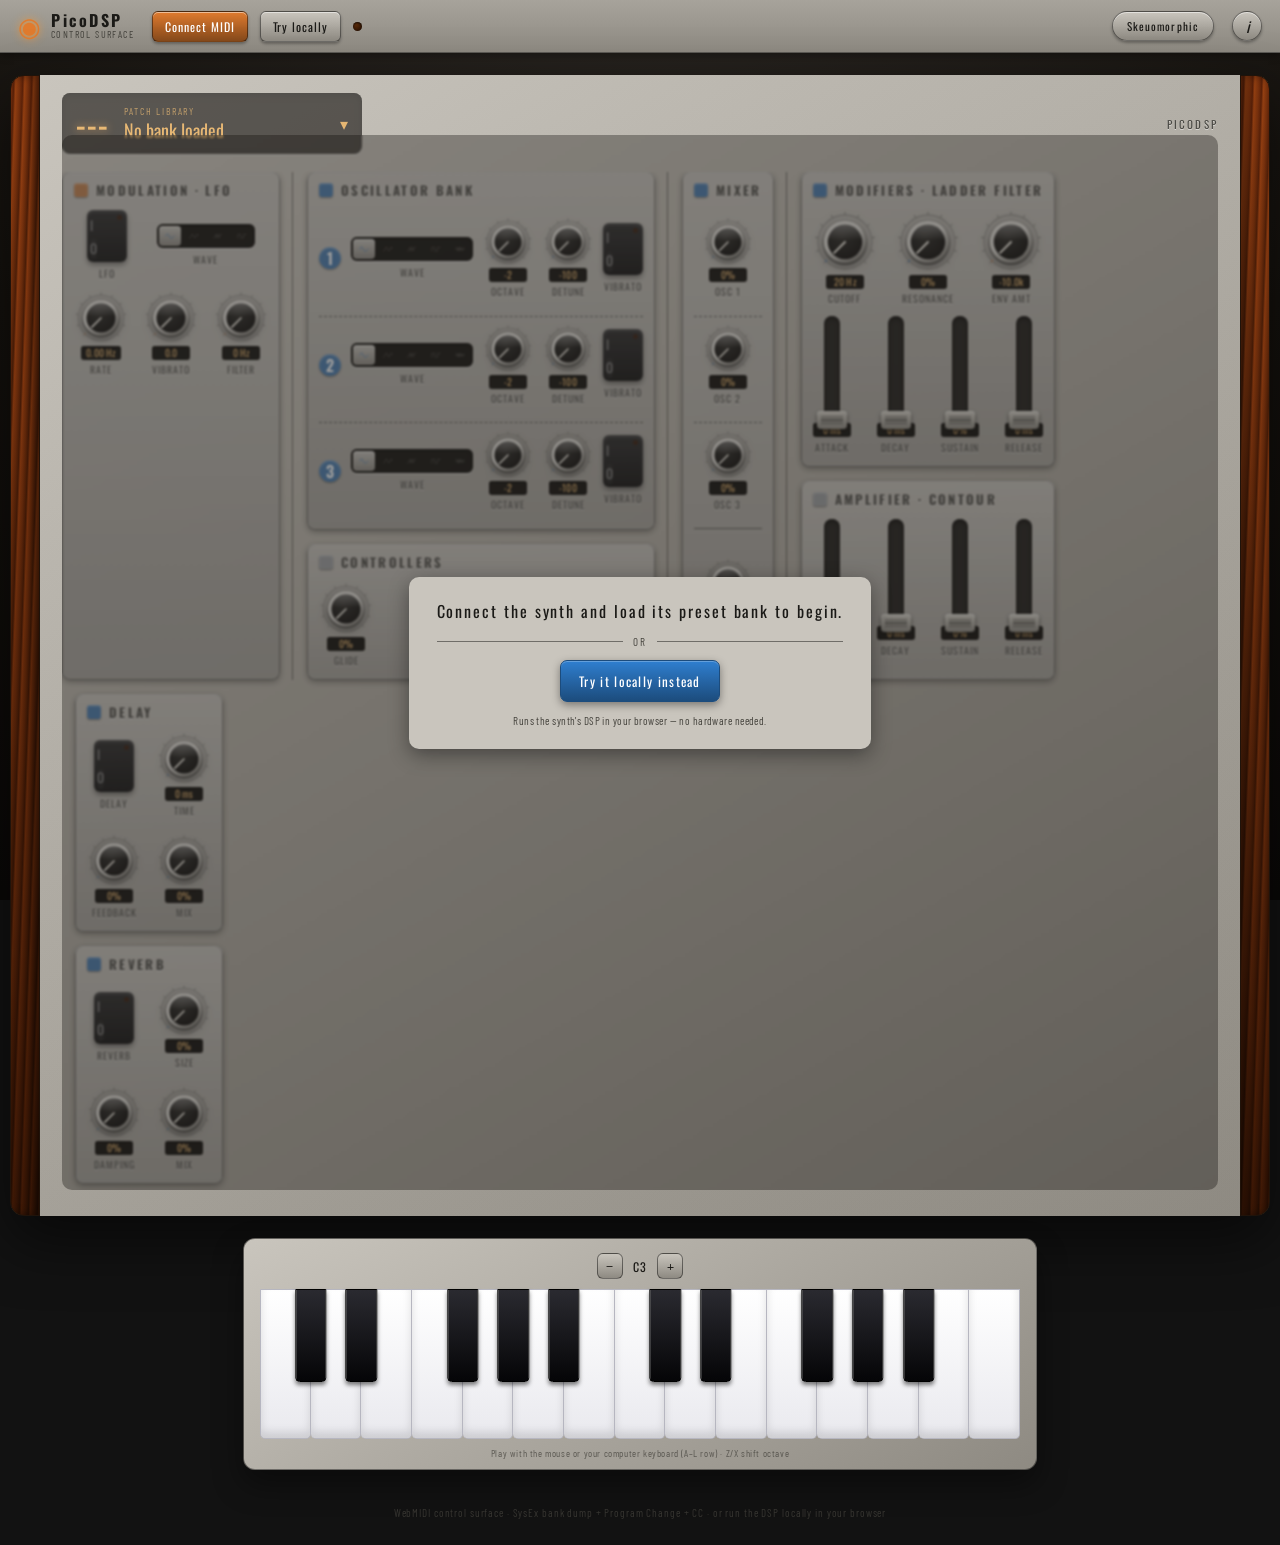
<file: rp2350-synth/index.html>
<!DOCTYPE html>
<html lang="en" data-theme="skeuo">
  <head>
    <meta charset="UTF-8" />
    <meta name="viewport" content="width=device-width, initial-scale=1.0" />
    <link rel="icon" href="data:image/svg+xml,<svg xmlns='http://www.w3.org/2000/svg' viewBox='0 0 100 100'><circle cx='50' cy='50' r='44' fill='%23161310' stroke='%23c9a24b' stroke-width='6'/><line x1='50' y1='50' x2='50' y2='14' stroke='%23f5f0e6' stroke-width='6' stroke-linecap='round'/></svg>" />
    <link rel="preconnect" href="https://fonts.googleapis.com" />
    <link rel="preconnect" href="https://fonts.gstatic.com" crossorigin />
    <link href="https://fonts.googleapis.com/css2?family=Oswald:wght@300;400;500;600&family=Barlow+Condensed:wght@300;400;500;600&display=swap" rel="stylesheet" />
    <title>PicoDSP — Control Surface</title>
    <script type="module" crossorigin src="./assets/index-gF0qjlqM.js"></script>
    <link rel="stylesheet" crossorigin href="./assets/index-BCKseiGn.css">
  </head>
  <body>
    <div id="app"></div>
  </body>
</html>
</file>
<file: css/style.css>
/* ===================================================================
   SLICER — Browser Audio Slicer App
   Stylesheet  ·  Dark Theme  ·  Inspired by ReCycle / Ableton
   =================================================================== */

/* ----- Custom Properties ------------------------------------------ */
:root {
    --bg-deepest: #0d0d1a;
    --bg-panel: #151528;
    --bg-surface: #1a1a2e;
    --bg-control: #2a2a4a;
    --border: #2a2a4a;
    --border-light: #3a3a5a;

    --accent-cyan: #00d4ff;
    --accent-orange: #ff6b35;

    --text-primary: #e0e0f0;
    --text-muted: #888899;
    --text-dim: #555566;

    --radius-sm: 4px;
    --radius-md: 6px;
    --radius-lg: 8px;

    --font-ui:
        system-ui, -apple-system, BlinkMacSystemFont, "Segoe UI", Roboto,
        "Helvetica Neue", Arial, sans-serif;
    --font-mono: "SF Mono", "Fira Code", "Cascadia Code", "Consolas", monospace;

    --shadow-soft: 0 2px 12px rgba(0, 0, 0, 0.45);
    --shadow-glow: 0 0 8px rgba(0, 212, 255, 0.35);

    --transition-fast: 150ms ease;
    --transition-med: 250ms ease;
}

/* ----- Global Reset ----------------------------------------------- */
*,
*::before,
*::after {
    box-sizing: border-box;
    margin: 0;
    padding: 0;
}

html,
body {
    height: 100vh;
    overflow: hidden;
    background: var(--bg-deepest);
    color: var(--text-primary);
    font-family: var(--font-ui);
    font-size: 14px;
    line-height: 1.45;
    -webkit-font-smoothing: antialiased;
    -moz-osx-font-smoothing: grayscale;
}

/* ----- App Shell -------------------------------------------------- */
#app {
    display: flex;
    flex-direction: column;
    width: 100%;
    height: 100vh;
    animation: fadeIn 400ms ease both;
}

@keyframes fadeIn {
    from {
        opacity: 0;
        transform: translateY(4px);
    }
    to {
        opacity: 1;
        transform: translateY(0);
    }
}

/* ----- Toolbar / Header ------------------------------------------ */
#toolbar {
    display: flex;
    flex-direction: row;
    align-items: center;
    height: 56px;
    min-height: 56px;
    padding: 0 20px;
    background: var(--bg-panel);
    border-bottom: 1px solid var(--border);
    gap: 12px;
    user-select: none;
    z-index: 20;
}

.toolbar-left {
    display: flex;
    align-items: center;
    gap: 10px;
    margin-right: auto;
}

.toolbar-right {
    display: flex;
    align-items: center;
    gap: 10px;
}

#toolbar .app-title,
#toolbar h1 {
    font-size: 18px;
    font-weight: 700;
    color: var(--accent-cyan);
    letter-spacing: 0.3px;
    white-space: nowrap;
    margin: 0;
}

#toolbar .app-title span,
#toolbar h1 span {
    color: var(--accent-orange);
}

#toolbar .app-subtitle {
    font-size: 13px;
    color: var(--text-muted);
    white-space: nowrap;
}

/* ----- Buttons ---------------------------------------------------- */
.btn {
    display: inline-flex;
    align-items: center;
    justify-content: center;
    gap: 6px;
    padding: 8px 16px;
    border: none;
    border-radius: var(--radius-md);
    cursor: pointer;
    font-family: var(--font-ui);
    font-size: 14px;
    line-height: 1;
    white-space: nowrap;
    transition:
        background var(--transition-fast),
        color var(--transition-fast),
        filter var(--transition-fast),
        border-color var(--transition-fast),
        box-shadow var(--transition-fast);
}

.btn:focus-visible {
    outline: 2px solid var(--accent-cyan);
    outline-offset: 2px;
}

.btn-primary {
    background: var(--accent-cyan);
    color: var(--bg-deepest);
    font-weight: 700;
}

.btn-primary:hover {
    filter: brightness(1.2);
}

.btn-primary:active {
    filter: brightness(0.95);
}

.btn-secondary {
    background: transparent;
    color: var(--accent-cyan);
    border: 1px solid var(--accent-cyan);
}

.btn-secondary:hover {
    background: rgba(0, 212, 255, 0.1);
}

.btn-secondary:active {
    background: rgba(0, 212, 255, 0.18);
}

.btn-orange {
    background: var(--accent-orange);
    color: var(--bg-deepest);
    font-weight: 700;
}

.btn-orange:hover {
    filter: brightness(1.15);
}

.btn:disabled,
.btn[disabled] {
    opacity: 0.4;
    cursor: not-allowed;
    pointer-events: none;
}

/* ----- Workspace -------------------------------------------------- */
#workspace {
    display: flex;
    flex-direction: column;
    flex: 1;
    overflow: hidden;
    min-height: 0;
}

/* ----- Waveform Container ----------------------------------------- */
#waveform-container {
    position: relative;
    flex: 1;
    min-height: 200px;
    margin: 12px;
    background: var(--bg-surface);
    border-radius: var(--radius-lg);
    overflow: hidden;
    box-shadow: var(--shadow-soft);
}

#waveform-canvas {
    position: absolute;
    top: 0;
    left: 0;
    width: 100%;
    height: 100%;
    display: block;
}

/* ----- Drop Zone -------------------------------------------------- */
#drop-zone {
    position: absolute;
    inset: 0;
    z-index: 10;
    display: flex;
    flex-direction: column;
    align-items: center;
    justify-content: center;
    gap: 16px;
    border: 2px dashed #444466;
    border-radius: var(--radius-lg);
    background: rgba(13, 13, 26, 0.65);
    transition:
        border-color var(--transition-med),
        background var(--transition-med);
    cursor: pointer;
}

#drop-zone .drop-icon,
#drop-zone svg {
    width: 56px;
    height: 56px;
    opacity: 0.45;
    color: var(--text-muted);
    transition:
        opacity var(--transition-med),
        color var(--transition-med);
}

#drop-zone .drop-text,
#drop-zone p {
    font-size: 16px;
    color: var(--text-muted);
    text-align: center;
    transition: color var(--transition-med);
}

#drop-zone .drop-hint,
#drop-zone .drop-subtext {
    font-size: 12px;
    color: var(--text-dim);
}

.drop-zone-content {
    display: flex;
    flex-direction: column;
    align-items: center;
    gap: 8px;
}

.drop-icon {
    font-size: 48px;
    line-height: 1;
    opacity: 0.45;
    transition: opacity var(--transition-med);
}

.drag-over .drop-icon {
    opacity: 0.85;
}

/* Drag‑over active state */
#drop-zone.drag-over {
    border-color: var(--accent-cyan);
    background: rgba(0, 212, 255, 0.06);
}

#drop-zone.drag-over .drop-icon,
#drop-zone.drag-over svg {
    opacity: 0.85;
    color: var(--accent-cyan);
}

#drop-zone.drag-over .drop-text,
#drop-zone.drag-over p {
    color: var(--accent-cyan);
}

/* Hidden once file is loaded */
#drop-zone.hidden {
    display: none;
}

/* ----- Controls Bar ----------------------------------------------- */
#controls {
    display: flex;
    flex-direction: row;
    align-items: center;
    height: auto;
    min-height: 80px;
    padding: 12px 20px;
    gap: 24px;
    background: var(--bg-panel);
    border-top: 1px solid var(--border);
    user-select: none;
}

/* ----- Transport -------------------------------------------------- */
#transport {
    display: flex;
    flex-direction: row;
    gap: 8px;
    flex-shrink: 0;
}

#transport .btn,
#transport button {
    display: inline-flex;
    align-items: center;
    justify-content: center;
    width: 44px;
    height: 44px;
    padding: 0;
    border: none;
    border-radius: var(--radius-md);
    background: var(--bg-control);
    color: var(--text-primary);
    font-size: 18px;
    cursor: pointer;
    transition:
        background var(--transition-fast),
        color var(--transition-fast),
        box-shadow var(--transition-fast);
}

#transport .btn:hover,
#transport button:hover {
    background: #3a3a5e;
}

#transport .btn:active,
#transport button:active {
    background: #4a4a6e;
}

#transport .btn.active,
#transport button.active {
    background: var(--accent-cyan);
    color: var(--bg-deepest);
    box-shadow: var(--shadow-glow);
}

#transport .btn.stop.active,
#transport button.stop.active {
    background: var(--accent-orange);
    box-shadow: 0 0 8px rgba(255, 107, 53, 0.35);
}

/* ----- Sliders Area ----------------------------------------------- */
#sliders {
    display: flex;
    flex: 1;
    flex-direction: row;
    gap: 24px;
    min-width: 0;
}

.slider-group {
    display: flex;
    flex-direction: column;
    gap: 4px;
    flex: 1;
    min-width: 100px;
}

.slider-group label,
.slider-label {
    font-size: 10px;
    font-weight: 600;
    text-transform: uppercase;
    letter-spacing: 1px;
    color: var(--text-muted);
    white-space: nowrap;
}

.slider-group .slider-value,
.slider-group output {
    font-family: var(--font-mono);
    font-size: 12px;
    color: var(--accent-cyan);
    min-width: 36px;
}

/* ----- Custom Range Input ----------------------------------------- */
input[type="range"] {
    -webkit-appearance: none;
    appearance: none;
    width: 100%;
    height: 20px;
    background: transparent;
    cursor: pointer;
}

input[type="range"]:focus {
    outline: none;
}

input[type="range"]:focus-visible {
    outline: none;
}

/* — Webkit Track — */
input[type="range"]::-webkit-slider-runnable-track {
    height: 4px;
    background: var(--bg-control);
    border-radius: 2px;
    border: none;
}

/* — Webkit Thumb — */
input[type="range"]::-webkit-slider-thumb {
    -webkit-appearance: none;
    appearance: none;
    width: 16px;
    height: 16px;
    margin-top: -6px;
    background: var(--accent-cyan);
    border: none;
    border-radius: 50%;
    box-shadow: 0 0 4px rgba(0, 212, 255, 0.4);
    transition:
        box-shadow var(--transition-fast),
        transform var(--transition-fast);
}

input[type="range"]:hover::-webkit-slider-thumb {
    box-shadow: 0 0 10px rgba(0, 212, 255, 0.6);
    transform: scale(1.12);
}

input[type="range"]:active::-webkit-slider-thumb {
    box-shadow: 0 0 14px rgba(0, 212, 255, 0.75);
    transform: scale(1.18);
}

input[type="range"]:focus-visible::-webkit-slider-thumb {
    box-shadow:
        0 0 0 3px rgba(0, 212, 255, 0.3),
        0 0 10px rgba(0, 212, 255, 0.5);
}

/* — Firefox Track — */
input[type="range"]::-moz-range-track {
    height: 4px;
    background: var(--bg-control);
    border-radius: 2px;
    border: none;
}

/* — Firefox Thumb — */
input[type="range"]::-moz-range-thumb {
    width: 16px;
    height: 16px;
    background: var(--accent-cyan);
    border: none;
    border-radius: 50%;
    box-shadow: 0 0 4px rgba(0, 212, 255, 0.4);
    transition:
        box-shadow var(--transition-fast),
        transform var(--transition-fast);
}

input[type="range"]:hover::-moz-range-thumb {
    box-shadow: 0 0 10px rgba(0, 212, 255, 0.6);
    transform: scale(1.12);
}

input[type="range"]:active::-moz-range-thumb {
    box-shadow: 0 0 14px rgba(0, 212, 255, 0.75);
    transform: scale(1.18);
}

input[type="range"]:focus-visible::-moz-range-thumb {
    box-shadow:
        0 0 0 3px rgba(0, 212, 255, 0.3),
        0 0 10px rgba(0, 212, 255, 0.5);
}

/* Firefox progress fill */
input[type="range"]::-moz-range-progress {
    height: 4px;
    background: var(--accent-cyan);
    border-radius: 2px;
}

/* ----- Info Panel ------------------------------------------------- */
#info {
    display: flex;
    flex-direction: column;
    align-items: flex-end;
    gap: 2px;
    flex-shrink: 0;
    text-align: right;
    white-space: nowrap;
}

#info span,
#info p,
#info div {
    font-size: 12px;
    color: var(--text-muted);
    line-height: 1.5;
}

#info .highlight,
#info strong {
    color: var(--accent-cyan);
    font-weight: 600;
}

#info .highlight-orange {
    color: var(--accent-orange);
    font-weight: 600;
}

/* ----- Scrollbar Styling ------------------------------------------ */
::-webkit-scrollbar {
    width: 6px;
    height: 6px;
}

::-webkit-scrollbar-track {
    background: var(--bg-deepest);
}

::-webkit-scrollbar-thumb {
    background: var(--bg-control);
    border-radius: 3px;
}

::-webkit-scrollbar-thumb:hover {
    background: var(--border-light);
}

/* Firefox thin scrollbar */
* {
    scrollbar-width: thin;
    scrollbar-color: var(--bg-control) var(--bg-deepest);
}

/* ----- Utility / State -------------------------------------------- */
.hidden {
    display: none !important;
}

.visually-hidden {
    position: absolute;
    width: 1px;
    height: 1px;
    padding: 0;
    margin: -1px;
    overflow: hidden;
    clip: rect(0, 0, 0, 0);
    white-space: nowrap;
    border: 0;
}

/* ----- Tooltip (optional UI) -------------------------------------- */
[data-tooltip] {
    position: relative;
}

[data-tooltip]::after {
    content: attr(data-tooltip);
    position: absolute;
    bottom: calc(100% + 8px);
    left: 50%;
    transform: translateX(-50%) translateY(4px);
    padding: 5px 10px;
    font-size: 11px;
    font-weight: 500;
    color: var(--text-primary);
    background: #222240;
    border-radius: var(--radius-sm);
    white-space: nowrap;
    pointer-events: none;
    opacity: 0;
    transition:
        opacity var(--transition-fast),
        transform var(--transition-fast);
    z-index: 50;
}

[data-tooltip]:hover::after {
    opacity: 1;
    transform: translateX(-50%) translateY(0);
}

/* ----- Responsive ------------------------------------------------- */
@media (max-width: 860px) {
    #controls {
        flex-wrap: wrap;
        height: auto;
        min-height: auto;
        padding: 12px 14px;
        gap: 14px;
    }

    #transport {
        order: 1;
    }

    #sliders {
        order: 3;
        flex-basis: 100%;
        flex-wrap: wrap;
        gap: 16px;
    }

    .slider-group {
        min-width: 120px;
        flex: 1 1 calc(33% - 16px);
    }

    #info {
        order: 2;
        align-items: flex-end;
    }
}

@media (max-width: 560px) {
    #toolbar {
        padding: 0 12px;
        height: 48px;
        min-height: 48px;
    }

    #toolbar .app-title,
    #toolbar h1 {
        font-size: 15px;
    }

    .btn {
        padding: 6px 12px;
        font-size: 13px;
    }

    #waveform-container {
        margin: 8px;
        min-height: 160px;
    }

    #controls {
        padding: 10px 12px;
        gap: 10px;
    }

    #sliders {
        gap: 12px;
    }

    .slider-group {
        flex: 1 1 100%;
    }

    #info {
        flex-direction: row;
        gap: 10px;
        flex-wrap: wrap;
        align-items: center;
        justify-content: flex-end;
    }
}

/* ----- Selection (text highlight) --------------------------------- */
::selection {
    background: rgba(0, 212, 255, 0.3);
    color: #fff;
}

::-moz-selection {
    background: rgba(0, 212, 255, 0.3);
    color: #fff;
}
</file>
<file: mgslicer/css/style.css>
/* ===================================================================
   SLICER — Browser Audio Slicer App
   Stylesheet  ·  Dark Theme  ·  Inspired by ReCycle / Ableton
   =================================================================== */

/* ----- Custom Properties ------------------------------------------ */
:root {
    --bg-deepest: #0d0d1a;
    --bg-panel: #151528;
    --bg-surface: #1a1a2e;
    --bg-control: #2a2a4a;
    --border: #2a2a4a;
    --border-light: #3a3a5a;

    --accent-cyan: #00d4ff;
    --accent-orange: #ff6b35;

    --text-primary: #e0e0f0;
    --text-muted: #888899;
    --text-dim: #555566;

    --radius-sm: 4px;
    --radius-md: 6px;
    --radius-lg: 8px;

    --font-ui:
        system-ui, -apple-system, BlinkMacSystemFont, "Segoe UI", Roboto,
        "Helvetica Neue", Arial, sans-serif;
    --font-mono: "SF Mono", "Fira Code", "Cascadia Code", "Consolas", monospace;

    --shadow-soft: 0 2px 12px rgba(0, 0, 0, 0.45);
    --shadow-glow: 0 0 8px rgba(0, 212, 255, 0.35);

    --transition-fast: 150ms ease;
    --transition-med: 250ms ease;
}

/* ----- Global Reset ----------------------------------------------- */
*,
*::before,
*::after {
    box-sizing: border-box;
    margin: 0;
    padding: 0;
}

html,
body {
    height: 100vh;
    overflow: hidden;
    background: var(--bg-deepest);
    color: var(--text-primary);
    font-family: var(--font-ui);
    font-size: 14px;
    line-height: 1.45;
    -webkit-font-smoothing: antialiased;
    -moz-osx-font-smoothing: grayscale;
}

/* ----- App Shell -------------------------------------------------- */
#app {
    display: flex;
    flex-direction: column;
    width: 100%;
    height: 100vh;
    animation: fadeIn 400ms ease both;
}

@keyframes fadeIn {
    from {
        opacity: 0;
        transform: translateY(4px);
    }
    to {
        opacity: 1;
        transform: translateY(0);
    }
}

/* ----- Toolbar / Header ------------------------------------------ */
#toolbar {
    display: flex;
    flex-direction: row;
    align-items: center;
    height: 56px;
    min-height: 56px;
    padding: 0 20px;
    background: var(--bg-panel);
    border-bottom: 1px solid var(--border);
    gap: 12px;
    user-select: none;
    z-index: 20;
}

.toolbar-left {
    display: flex;
    align-items: center;
    gap: 10px;
    margin-right: auto;
}

.toolbar-right {
    display: flex;
    align-items: center;
    gap: 10px;
}

#toolbar .app-title,
#toolbar h1 {
    font-size: 18px;
    font-weight: 700;
    color: var(--accent-cyan);
    letter-spacing: 0.3px;
    white-space: nowrap;
    margin: 0;
}

#toolbar .app-title span,
#toolbar h1 span {
    color: var(--accent-orange);
}

#toolbar .app-subtitle {
    font-size: 13px;
    color: var(--text-muted);
    white-space: nowrap;
}

/* ----- Buttons ---------------------------------------------------- */
.btn {
    display: inline-flex;
    align-items: center;
    justify-content: center;
    gap: 6px;
    padding: 8px 16px;
    border: none;
    border-radius: var(--radius-md);
    cursor: pointer;
    font-family: var(--font-ui);
    font-size: 14px;
    line-height: 1;
    white-space: nowrap;
    transition:
        background var(--transition-fast),
        color var(--transition-fast),
        filter var(--transition-fast),
        border-color var(--transition-fast),
        box-shadow var(--transition-fast);
}

.btn:focus-visible {
    outline: 2px solid var(--accent-cyan);
    outline-offset: 2px;
}

.btn-primary {
    background: var(--accent-cyan);
    color: var(--bg-deepest);
    font-weight: 700;
}

.btn-primary:hover {
    filter: brightness(1.2);
}

.btn-primary:active {
    filter: brightness(0.95);
}

.btn-secondary {
    background: transparent;
    color: var(--accent-cyan);
    border: 1px solid var(--accent-cyan);
}

.btn-secondary:hover {
    background: rgba(0, 212, 255, 0.1);
}

.btn-secondary:active {
    background: rgba(0, 212, 255, 0.18);
}

.btn-ghost {
    background: transparent;
    color: var(--text-muted);
    border: none;
}

.btn-ghost:hover {
    color: var(--text-primary);
    background: rgba(255, 255, 255, 0.06);
}

.btn-orange {
    background: var(--accent-orange);
    color: var(--bg-deepest);
    font-weight: 700;
}

.btn-orange:hover {
    filter: brightness(1.15);
}

.btn:disabled,
.btn[disabled] {
    opacity: 0.4;
    cursor: not-allowed;
    pointer-events: none;
}

/* ----- Workspace -------------------------------------------------- */
#workspace {
    display: flex;
    flex-direction: column;
    flex: 1;
    overflow: hidden;
    min-height: 0;
}

/* ----- Waveform Container ----------------------------------------- */
#waveform-container {
    position: relative;
    flex: 1;
    min-height: 200px;
    margin: 12px;
    background: var(--bg-surface);
    border-radius: var(--radius-lg);
    overflow: hidden;
    box-shadow: var(--shadow-soft);
}

#waveform-canvas {
    position: absolute;
    top: 0;
    left: 0;
    width: 100%;
    height: 100%;
    display: block;
    cursor: pointer;
}

/* ----- Drop Zone -------------------------------------------------- */
#drop-zone {
    position: absolute;
    inset: 0;
    z-index: 10;
    display: flex;
    flex-direction: column;
    align-items: center;
    justify-content: center;
    gap: 16px;
    border: 2px dashed #444466;
    border-radius: var(--radius-lg);
    background: rgba(13, 13, 26, 0.65);
    transition:
        border-color var(--transition-med),
        background var(--transition-med);
    cursor: pointer;
}

#drop-zone .drop-icon,
#drop-zone svg {
    width: 56px;
    height: 56px;
    opacity: 0.45;
    color: var(--text-muted);
    transition:
        opacity var(--transition-med),
        color var(--transition-med);
}

#drop-zone .drop-text,
#drop-zone p {
    font-size: 16px;
    color: var(--text-muted);
    text-align: center;
    transition: color var(--transition-med);
}

#drop-zone .drop-hint,
#drop-zone .drop-subtext {
    font-size: 12px;
    color: var(--text-dim);
}

.drop-zone-content {
    display: flex;
    flex-direction: column;
    align-items: center;
    gap: 8px;
}

.drop-icon {
    font-size: 48px;
    line-height: 1;
    opacity: 0.45;
    transition: opacity var(--transition-med);
}

.drag-over .drop-icon {
    opacity: 0.85;
}

/* Drag‑over active state */
#drop-zone.drag-over {
    border-color: var(--accent-cyan);
    background: rgba(0, 212, 255, 0.06);
}

#drop-zone.drag-over .drop-icon,
#drop-zone.drag-over svg {
    opacity: 0.85;
    color: var(--accent-cyan);
}

#drop-zone.drag-over .drop-text,
#drop-zone.drag-over p {
    color: var(--accent-cyan);
}

/* Hidden once file is loaded */
#drop-zone.hidden {
    display: none;
}

/* ----- Controls Bar ----------------------------------------------- */
#controls {
    display: flex;
    flex-direction: row;
    align-items: center;
    height: auto;
    min-height: 80px;
    padding: 12px 20px;
    gap: 24px;
    background: var(--bg-panel);
    border-top: 1px solid var(--border);
    user-select: none;
}

/* ----- Transport -------------------------------------------------- */
#transport {
    display: flex;
    flex-direction: row;
    gap: 8px;
    flex-shrink: 0;
}

#transport .btn,
#transport button {
    display: inline-flex;
    align-items: center;
    justify-content: center;
    width: 44px;
    height: 44px;
    padding: 0;
    border: none;
    border-radius: var(--radius-md);
    background: var(--bg-control);
    color: var(--text-primary);
    font-size: 18px;
    cursor: pointer;
    transition:
        background var(--transition-fast),
        color var(--transition-fast),
        box-shadow var(--transition-fast);
}

#transport .btn:hover,
#transport button:hover {
    background: #3a3a5e;
}

#transport .btn:active,
#transport button:active {
    background: #4a4a6e;
}

#transport .btn.active,
#transport button.active {
    background: var(--accent-cyan);
    color: var(--bg-deepest);
    box-shadow: var(--shadow-glow);
}

#transport .btn.stop.active,
#transport button.stop.active {
    background: var(--accent-orange);
    box-shadow: 0 0 8px rgba(255, 107, 53, 0.35);
}

/* ----- Sliders Area ----------------------------------------------- */
#sliders {
    display: flex;
    flex: 1;
    flex-direction: row;
    gap: 24px;
    min-width: 0;
}

.slider-group {
    display: flex;
    flex-direction: column;
    gap: 4px;
    flex: 1;
    min-width: 100px;
}

.slider-group label,
.slider-label {
    font-size: 10px;
    font-weight: 600;
    text-transform: uppercase;
    letter-spacing: 1px;
    color: var(--text-muted);
    white-space: nowrap;
}

.slider-group .slider-value,
.slider-group output {
    font-family: var(--font-mono);
    font-size: 12px;
    color: var(--accent-cyan);
    min-width: 36px;
}

/* ----- Custom Range Input ----------------------------------------- */
input[type="range"] {
    -webkit-appearance: none;
    appearance: none;
    width: 100%;
    height: 20px;
    background: transparent;
    cursor: pointer;
}

input[type="range"]:focus {
    outline: none;
}

input[type="range"]:focus-visible {
    outline: none;
}

/* — Webkit Track — */
input[type="range"]::-webkit-slider-runnable-track {
    height: 4px;
    background: var(--bg-control);
    border-radius: 2px;
    border: none;
}

/* — Webkit Thumb — */
input[type="range"]::-webkit-slider-thumb {
    -webkit-appearance: none;
    appearance: none;
    width: 16px;
    height: 16px;
    margin-top: -6px;
    background: var(--accent-cyan);
    border: none;
    border-radius: 50%;
    box-shadow: 0 0 4px rgba(0, 212, 255, 0.4);
    transition:
        box-shadow var(--transition-fast),
        transform var(--transition-fast);
}

input[type="range"]:hover::-webkit-slider-thumb {
    box-shadow: 0 0 10px rgba(0, 212, 255, 0.6);
    transform: scale(1.12);
}

input[type="range"]:active::-webkit-slider-thumb {
    box-shadow: 0 0 14px rgba(0, 212, 255, 0.75);
    transform: scale(1.18);
}

input[type="range"]:focus-visible::-webkit-slider-thumb {
    box-shadow:
        0 0 0 3px rgba(0, 212, 255, 0.3),
        0 0 10px rgba(0, 212, 255, 0.5);
}

/* — Firefox Track — */
input[type="range"]::-moz-range-track {
    height: 4px;
    background: var(--bg-control);
    border-radius: 2px;
    border: none;
}

/* — Firefox Thumb — */
input[type="range"]::-moz-range-thumb {
    width: 16px;
    height: 16px;
    background: var(--accent-cyan);
    border: none;
    border-radius: 50%;
    box-shadow: 0 0 4px rgba(0, 212, 255, 0.4);
    transition:
        box-shadow var(--transition-fast),
        transform var(--transition-fast);
}

input[type="range"]:hover::-moz-range-thumb {
    box-shadow: 0 0 10px rgba(0, 212, 255, 0.6);
    transform: scale(1.12);
}

input[type="range"]:active::-moz-range-thumb {
    box-shadow: 0 0 14px rgba(0, 212, 255, 0.75);
    transform: scale(1.18);
}

input[type="range"]:focus-visible::-moz-range-thumb {
    box-shadow:
        0 0 0 3px rgba(0, 212, 255, 0.3),
        0 0 10px rgba(0, 212, 255, 0.5);
}

/* Firefox progress fill */
input[type="range"]::-moz-range-progress {
    height: 4px;
    background: var(--accent-cyan);
    border-radius: 2px;
}

/* ----- Info Panel ------------------------------------------------- */
#info {
    display: flex;
    flex-direction: column;
    align-items: flex-end;
    gap: 2px;
    flex-shrink: 0;
    text-align: right;
    white-space: nowrap;
}

#info span,
#info p,
#info div {
    font-size: 12px;
    color: var(--text-muted);
    line-height: 1.5;
}

#info .highlight,
#info strong {
    color: var(--accent-cyan);
    font-weight: 600;
}

#info .highlight-orange {
    color: var(--accent-orange);
    font-weight: 600;
}

/* ----- Scrollbar Styling ------------------------------------------ */
::-webkit-scrollbar {
    width: 6px;
    height: 6px;
}

::-webkit-scrollbar-track {
    background: var(--bg-deepest);
}

::-webkit-scrollbar-thumb {
    background: var(--bg-control);
    border-radius: 3px;
}

::-webkit-scrollbar-thumb:hover {
    background: var(--border-light);
}

/* Firefox thin scrollbar */
* {
    scrollbar-width: thin;
    scrollbar-color: var(--bg-control) var(--bg-deepest);
}

/* ----- Utility / State -------------------------------------------- */
.hidden {
    display: none !important;
}

.visually-hidden {
    position: absolute;
    width: 1px;
    height: 1px;
    padding: 0;
    margin: -1px;
    overflow: hidden;
    clip: rect(0, 0, 0, 0);
    white-space: nowrap;
    border: 0;
}

/* ----- Tooltip (optional UI) -------------------------------------- */
[data-tooltip] {
    position: relative;
}

[data-tooltip]::after {
    content: attr(data-tooltip);
    position: absolute;
    bottom: calc(100% + 8px);
    left: 50%;
    transform: translateX(-50%) translateY(4px);
    padding: 5px 10px;
    font-size: 11px;
    font-weight: 500;
    color: var(--text-primary);
    background: #222240;
    border-radius: var(--radius-sm);
    white-space: nowrap;
    pointer-events: none;
    opacity: 0;
    transition:
        opacity var(--transition-fast),
        transform var(--transition-fast);
    z-index: 50;
}

[data-tooltip]:hover::after {
    opacity: 1;
    transform: translateX(-50%) translateY(0);
}

/* ----- Modal / About Dialog --------------------------------------- */
.modal-overlay {
    position: fixed;
    top: 0;
    left: 0;
    right: 0;
    bottom: 0;
    z-index: 100;
    display: none;
    align-items: center;
    justify-content: center;
    background: rgba(0, 0, 0, 0.65);
}

.modal-overlay.open {
    display: flex;
}

.modal {
    background: var(--bg-panel);
    border: 1px solid var(--border-light);
    border-radius: var(--radius-lg);
    box-shadow: 0 8px 40px rgba(0, 0, 0, 0.6);
    width: 90%;
    max-width: 520px;
    max-height: 85vh;
    display: flex;
    flex-direction: column;
    overflow: hidden;
}

.modal-header {
    display: flex;
    align-items: center;
    justify-content: space-between;
    padding: 16px 20px;
    border-bottom: 1px solid var(--border);
}

.modal-header h2 {
    font-size: 16px;
    font-weight: 700;
    color: var(--accent-cyan);
    margin: 0;
}

.btn-modal-close {
    display: flex;
    align-items: center;
    justify-content: center;
    width: 32px;
    height: 32px;
    border: none;
    border-radius: var(--radius-sm);
    background: transparent;
    color: var(--text-muted);
    font-size: 22px;
    line-height: 1;
    cursor: pointer;
    transition:
        background var(--transition-fast),
        color var(--transition-fast);
}

.btn-modal-close:hover {
    background: rgba(255, 255, 255, 0.08);
    color: var(--text-primary);
}

.modal-body {
    padding: 20px;
    overflow-y: auto;
    font-size: 13.5px;
    line-height: 1.65;
    color: var(--text-primary);
}

.modal-body p {
    margin: 0 0 12px;
}

.modal-body h3 {
    font-size: 13px;
    font-weight: 700;
    text-transform: uppercase;
    letter-spacing: 0.8px;
    color: var(--accent-orange);
    margin: 18px 0 8px;
}

.modal-body ol {
    margin: 0 0 12px 20px;
    padding: 0;
}

.modal-body ol li {
    margin-bottom: 6px;
}

.modal-body a {
    color: var(--accent-cyan);
    text-decoration: none;
    border-bottom: 1px solid rgba(0, 212, 255, 0.3);
    transition:
        color var(--transition-fast),
        border-color var(--transition-fast);
}

.modal-body a:hover {
    color: #fff;
    border-color: #fff;
}

.modal-body .hint {
    font-size: 12px;
    color: var(--text-muted);
    font-style: italic;
    margin-bottom: 12px;
}

.modal-links {
    margin-top: 16px;
    padding-top: 12px;
    border-top: 1px solid var(--border);
}

.modal-links a {
    display: inline-flex;
    align-items: center;
    gap: 4px;
    font-size: 13px;
}

.modal-footer {
    display: flex;
    justify-content: flex-end;
    padding: 12px 20px;
    border-top: 1px solid var(--border);
}

/* ----- Responsive ------------------------------------------------- */
@media (max-width: 860px) {
    #controls {
        flex-wrap: wrap;
        height: auto;
        min-height: auto;
        padding: 12px 14px;
        gap: 14px;
    }

    #transport {
        order: 1;
    }

    #sliders {
        order: 3;
        flex-basis: 100%;
        flex-wrap: wrap;
        gap: 16px;
    }

    .slider-group {
        min-width: 120px;
        flex: 1 1 calc(33% - 16px);
    }

    #info {
        order: 2;
        align-items: flex-end;
    }
}

@media (max-width: 560px) {
    #toolbar {
        padding: 0 12px;
        height: 48px;
        min-height: 48px;
    }

    #toolbar .app-title,
    #toolbar h1 {
        font-size: 15px;
    }

    .btn {
        padding: 6px 12px;
        font-size: 13px;
    }

    #waveform-container {
        margin: 8px;
        min-height: 160px;
    }

    #controls {
        padding: 10px 12px;
        gap: 10px;
    }

    #sliders {
        gap: 12px;
    }

    .slider-group {
        flex: 1 1 100%;
    }

    #info {
        flex-direction: row;
        gap: 10px;
        flex-wrap: wrap;
        align-items: center;
        justify-content: flex-end;
    }
}

/* ----- Selection (text highlight) --------------------------------- */
::selection {
    background: rgba(0, 212, 255, 0.3);
    color: #fff;
}

::-moz-selection {
    background: rgba(0, 212, 255, 0.3);
    color: #fff;
}
</file>
<file: rp2350-synth/assets/index-BCKseiGn.css>
:root{--font-display: "Oswald", "Arial Narrow", sans-serif;--font-label: "Barlow Condensed", "Arial Narrow", sans-serif;--knob-sweep: 270deg}:root[data-theme=skeuo]{color-scheme:dark;--bg: radial-gradient(120% 120% at 50% -10%, #2a2622 0%, #14110d 55%, #0a0807 100%);--wood-1: #6b4423;--wood-2: #4d2f17;--wood-light: #8a5a30;--wood-dark: #3a230f;--wood-edge: #20130a;--panel-1: #c9c5bd;--panel-2: #a7a39b;--panel-3: #8e8a82;--panel-engrave: #4a4944;--panel-shadow: rgba(0, 0, 0, .55);--panel-hi: rgba(255, 255, 255, .5);--ink: #1b1a17;--ink-soft: #46443e;--ink-on-dark: #efe9da;--knob-cap-1: #2c2a27;--knob-cap-2: #0c0b0a;--knob-collar-1: #e9e6df;--knob-collar-2: #6e6a62;--knob-pointer: #f6f1e4;--knob-shadow: rgba(0, 0, 0, .6);--slider-track: #211f1c;--slider-cap-1: #d9d4c8;--slider-cap-2: #8d8a80;--accent-mod: #e07b2e;--accent-audio: #2f7fd0;--accent-perf: #9aa0a6;--lamp: #ffb347;--lamp-glow: rgba(255, 150, 40, .85);--module-frame: rgba(0, 0, 0, .35);--module-line: rgba(0, 0, 0, .45);--switch-body: linear-gradient(#2b2b2e, #131315);--switch-hi: rgba(255, 255, 255, .15);--switch-face-ink: rgba(255, 255, 255, .45);--switch-down-bg: rgba(255, 255, 255, .06);--readout-bg: #120f0c;--readout-ink: #ffb347}:root[data-theme=neumorph]{color-scheme:light;--bg: linear-gradient(145deg, #e7ebf2 0%, #d6dbe5 100%);--wood-1: #d4d9e2;--wood-2: #c5cbd6;--wood-light: #eef1f7;--wood-dark: #b6bcc8;--wood-edge: #aab0bd;--panel-1: #e4e8ef;--panel-2: #dde2ea;--panel-3: #d3d8e1;--panel-engrave: #aeb4c0;--panel-shadow: rgba(163, 170, 184, .7);--panel-hi: rgba(255, 255, 255, .95);--ink: #51596b;--ink-soft: #818a9c;--ink-on-dark: #51596b;--knob-cap-1: #e8ecf3;--knob-cap-2: #d2d7e1;--knob-collar-1: #ffffff;--knob-collar-2: #c2c8d4;--knob-pointer: #6b7488;--knob-shadow: rgba(163, 170, 184, .8);--slider-track: #d2d7e1;--slider-cap-1: #eef1f7;--slider-cap-2: #cfd5df;--accent-mod: #e08a4a;--accent-audio: #5a8fce;--accent-perf: #9098a8;--lamp: #f0a93f;--lamp-glow: rgba(240, 169, 63, .55);--module-frame: rgba(255, 255, 255, .6);--module-line: rgba(163, 170, 184, .45);--switch-body: linear-gradient(#eef1f7, #cdd3de);--switch-hi: rgba(255, 255, 255, .9);--switch-face-ink: rgba(81, 89, 107, .55);--switch-down-bg: rgba(163, 170, 184, .22);--readout-bg: #d9dee7;--readout-ink: #5a8fce}*{box-sizing:border-box}html,body{margin:0;height:100%}body{font-family:var(--font-label);background:var(--bg);background-attachment:fixed;color:var(--ink-on-dark);-webkit-font-smoothing:antialiased;overflow-x:hidden}#app{min-height:100vh}button{font-family:var(--font-label);cursor:pointer}::selection{background:var(--accent-mod);color:#fff}.engraved{font-family:var(--font-display);letter-spacing:.14em;text-transform:uppercase;color:var(--panel-engrave);text-shadow:0 1px 0 var(--panel-hi)}.lamp.svelte-82qvqa{display:inline-block;width:var(--d);height:var(--d);border-radius:50%;background:radial-gradient(circle at 35% 30%,#5a2a08,#200d02);box-shadow:inset 0 1px 2px #0009;transition:box-shadow .2s ease,background .2s ease}.lamp.lit.svelte-82qvqa{background:radial-gradient(circle at 35% 30%,#fff2cc,var(--lamp) 60%,#c2660a);box-shadow:0 0 8px var(--lamp-glow),0 0 3px var(--lamp),inset 0 0 2px #fffc;animation:svelte-82qvqa-flicker 4s infinite}@keyframes svelte-82qvqa-flicker{0%,to{opacity:1}47%{opacity:.96}49%{opacity:.86}51%{opacity:.98}}.backdrop.svelte-y1pfkh{position:fixed;top:0;right:0;bottom:0;left:0;z-index:100;display:flex;align-items:center;justify-content:center;padding:20px;background:#0000008c;-webkit-backdrop-filter:blur(2px);backdrop-filter:blur(2px)}.card.svelte-y1pfkh{position:relative;width:min(520px,100%);max-height:calc(100vh - 40px);overflow-y:auto;padding:26px 28px;border-radius:12px;background:linear-gradient(150deg,var(--panel-1),var(--panel-3));border:1px solid var(--module-line);box-shadow:0 24px 60px #0009;color:var(--ink)}.close.svelte-y1pfkh{position:absolute;top:12px;right:14px;width:30px;height:30px;border-radius:7px;border:1px solid var(--module-line);background:linear-gradient(var(--panel-1),var(--panel-3));color:var(--ink);font-size:20px;line-height:1;cursor:pointer}.close.svelte-y1pfkh:hover{filter:brightness(1.08)}h2.svelte-y1pfkh{margin:0 30px 10px 0;font-family:var(--font-display);letter-spacing:.1em;font-size:20px}h2.svelte-y1pfkh span:where(.svelte-y1pfkh){color:var(--ink-soft);font-size:13px;letter-spacing:.16em}h3.svelte-y1pfkh{margin:18px 0 6px;font-family:var(--font-display);letter-spacing:.12em;font-size:12px;text-transform:uppercase;color:var(--ink-soft)}.lead.svelte-y1pfkh{margin:0 0 16px;font-size:13px;line-height:1.5;color:var(--ink-soft)}p.svelte-y1pfkh{font-size:13px;line-height:1.5;margin:0}ul.svelte-y1pfkh{margin:0;padding-left:18px;font-size:13px;line-height:1.6;color:var(--ink-soft)}a.svelte-y1pfkh{color:var(--accent-mod);text-decoration:none}a.svelte-y1pfkh:hover{text-decoration:underline}.repo.svelte-y1pfkh{display:inline-block;margin-bottom:4px;font-family:var(--font-display);letter-spacing:.06em;font-size:13px;color:#fff;background:linear-gradient(var(--accent-mod),color-mix(in srgb,var(--accent-mod) 60%,#000));border-radius:7px;padding:9px 16px}.repo.svelte-y1pfkh:hover{filter:brightness(1.06);text-decoration:none}.bar.svelte-8rbwmt{display:flex;align-items:center;gap:18px;padding:10px 18px;background:linear-gradient(var(--panel-2),var(--panel-3));border-bottom:1px solid var(--module-line);box-shadow:0 2px 8px #00000059;flex-wrap:wrap}.brand.svelte-8rbwmt{display:flex;align-items:center;gap:10px}.logo.svelte-8rbwmt{font-size:26px;color:var(--accent-mod);text-shadow:0 0 8px var(--lamp-glow)}.names.svelte-8rbwmt{display:flex;flex-direction:column;line-height:1.05;color:var(--ink)}.names.svelte-8rbwmt strong:where(.svelte-8rbwmt){font-family:var(--font-display);letter-spacing:.16em;font-size:16px}.names.svelte-8rbwmt small:where(.svelte-8rbwmt){color:var(--ink-soft);letter-spacing:.14em;font-size:10px;text-transform:uppercase}.conn.svelte-8rbwmt{display:flex;align-items:center;gap:12px;flex-wrap:wrap}.sel.svelte-8rbwmt{display:flex;align-items:center;gap:5px;color:var(--ink);font-size:12px}.sel.svelte-8rbwmt span:where(.svelte-8rbwmt){font-family:var(--font-display);letter-spacing:.1em;color:var(--ink-soft)}select.svelte-8rbwmt{font-family:var(--font-label);background:var(--readout-bg);color:var(--readout-ink);border:1px solid var(--module-line);border-radius:5px;padding:4px 6px;max-width:180px}.btn.svelte-8rbwmt{font-family:var(--font-display);letter-spacing:.08em;font-size:12px;color:var(--ink);background:linear-gradient(var(--panel-1),var(--panel-3));border:1px solid var(--module-line);border-radius:6px;padding:6px 12px;box-shadow:inset 0 1px 0 var(--panel-hi),0 2px 3px #0000004d}.btn.svelte-8rbwmt:hover{filter:brightness(1.05)}.btn.svelte-8rbwmt:active{transform:translateY(1px)}.btn.primary.svelte-8rbwmt{color:#fff;background:linear-gradient(var(--accent-mod),color-mix(in srgb,var(--accent-mod) 60%,#000))}.btn.svelte-8rbwmt:disabled{opacity:.5;cursor:default}.chip.svelte-8rbwmt{font-family:var(--font-display);letter-spacing:.08em;font-size:11px;color:#fff;background:linear-gradient(var(--accent-audio),color-mix(in srgb,var(--accent-audio) 60%,#000));border-radius:20px;padding:4px 11px}.status.svelte-8rbwmt{display:flex;align-items:center;gap:7px}.msg.svelte-8rbwmt{font-size:11px;color:var(--ink-soft);max-width:280px}.warn.svelte-8rbwmt{color:var(--accent-mod);font-size:12px}.theme.svelte-8rbwmt{margin-left:auto;font-family:var(--font-display);letter-spacing:.1em;font-size:11px;color:var(--ink);background:linear-gradient(var(--panel-1),var(--panel-3));border:1px solid var(--module-line);border-radius:20px;padding:6px 14px;box-shadow:inset 0 1px 0 var(--panel-hi),0 2px 3px #0000004d}.info.svelte-8rbwmt{width:30px;height:30px;flex:none;font-family:var(--font-display);font-style:italic;font-size:15px;color:var(--ink);background:linear-gradient(var(--panel-1),var(--panel-3));border:1px solid var(--module-line);border-radius:50%;box-shadow:inset 0 1px 0 var(--panel-hi),0 2px 3px #0000004d;cursor:pointer}.info.svelte-8rbwmt:hover{filter:brightness(1.08)}.info.svelte-8rbwmt:active{transform:translateY(1px)}.module.svelte-smzc3o{position:relative;border-radius:8px;padding:8px 12px 12px;background:linear-gradient(var(--panel-1),var(--panel-2));box-shadow:inset 0 1px 0 var(--panel-hi),inset 0 0 0 1px var(--module-frame),0 2px 6px #00000059;display:flex;flex-direction:column}.accent-audio.svelte-smzc3o{--mac: var(--accent-audio)}.accent-mod.svelte-smzc3o{--mac: var(--accent-mod)}.accent-perf.svelte-smzc3o{--mac: var(--accent-perf)}.hdr.svelte-smzc3o{display:flex;align-items:center;gap:8px;margin-bottom:10px}.bar.svelte-smzc3o{width:14px;height:14px;border-radius:3px;background:var(--mac);box-shadow:inset 0 1px 2px #fff6,0 1px 2px #0006}h2.svelte-smzc3o{margin:0;font-size:13px;letter-spacing:.18em}.hdr-extra.svelte-smzc3o{margin-left:auto}.body.svelte-smzc3o{display:flex;flex-wrap:wrap;gap:14px 16px;align-items:flex-start;flex:1}.body.column.svelte-smzc3o{flex-direction:column;flex-wrap:nowrap;align-items:stretch;gap:10px}.knob.svelte-d55aj0{display:flex;flex-direction:column;align-items:center;gap:1px;-webkit-user-select:none;user-select:none;width:var(--sz)}svg.svelte-d55aj0{width:var(--sz);height:var(--sz);cursor:ns-resize;touch-action:none;outline:none;filter:drop-shadow(0 2px 3px var(--knob-shadow))}svg.svelte-d55aj0:focus-visible{filter:drop-shadow(0 0 4px var(--lamp-glow)) drop-shadow(0 2px 3px var(--knob-shadow))}.accent-audio.svelte-d55aj0{color:var(--accent-audio)}.accent-mod.svelte-d55aj0{color:var(--accent-mod)}.accent-perf.svelte-d55aj0{color:var(--accent-perf)}.value-arc.svelte-d55aj0{transition:none}.readout.svelte-d55aj0{font-family:var(--font-display);font-size:10px;letter-spacing:.02em;color:var(--readout-ink);background:var(--readout-bg);padding:0 5px;border-radius:3px;line-height:14px;min-width:38px;text-align:center;box-shadow:inset 0 1px 2px #0009}.label.svelte-d55aj0{font-size:10px;letter-spacing:.1em;margin-top:1px;white-space:nowrap}.fader.svelte-oyl6e3{display:flex;flex-direction:column;align-items:center;gap:3px;-webkit-user-select:none;user-select:none}.track.svelte-oyl6e3{position:relative;width:16px;height:var(--h);border-radius:8px;background:var(--slider-track);box-shadow:inset 0 2px 5px #000000b3,inset 0 -1px 0 var(--panel-hi);cursor:ns-resize;touch-action:none;outline:none}.track.svelte-oyl6e3:focus-visible{box-shadow:inset 0 2px 5px #000000b3,0 0 0 2px var(--lamp-glow)}.accent-audio.svelte-oyl6e3{--fc: var(--accent-audio)}.accent-mod.svelte-oyl6e3{--fc: var(--accent-mod)}.accent-perf.svelte-oyl6e3{--fc: var(--accent-perf)}.fill.svelte-oyl6e3{position:absolute;bottom:0;left:2px;right:2px;border-radius:6px;background:linear-gradient(var(--fc),color-mix(in srgb,var(--fc) 55%,#000));opacity:.85}.cap.svelte-oyl6e3{position:absolute;left:50%;transform:translate(-50%);width:30px;height:18px;border-radius:4px;background:linear-gradient(var(--slider-cap-1),var(--slider-cap-2));box-shadow:0 2px 4px #0000008c,inset 0 1px #fff9;display:flex;align-items:center;justify-content:center}.grip.svelte-oyl6e3{width:22px;height:2px;background:#00000073;box-shadow:0 3px #00000040,0 -3px #00000040}.readout.svelte-oyl6e3{font-family:var(--font-display);font-size:10px;color:var(--readout-ink);background:var(--readout-bg);padding:0 5px;border-radius:3px;line-height:14px;min-width:38px;text-align:center;box-shadow:inset 0 1px 2px #0009}.label.svelte-oyl6e3{font-size:10px;letter-spacing:.1em;white-space:nowrap}.rocker-wrap.svelte-1j3l12q{display:flex;flex-direction:column;align-items:center;gap:4px}.accent-mod.svelte-1j3l12q{--ac: var(--accent-mod)}.accent-audio.svelte-1j3l12q{--ac: var(--accent-audio)}.accent-perf.svelte-1j3l12q{--ac: var(--accent-perf)}.rocker.svelte-1j3l12q{position:relative;width:40px;height:52px;border:none;border-radius:6px;background:var(--switch-body);box-shadow:inset 0 2px 3px var(--switch-hi),0 3px 5px #0006;padding:3px;display:flex;flex-direction:column;overflow:hidden;cursor:pointer}.face.svelte-1j3l12q{flex:1;display:flex;align-items:center;justify-content:center;font-family:var(--font-display);font-size:13px;color:var(--switch-face-ink);border-radius:4px;transition:all .12s ease}.rocker.on.svelte-1j3l12q .up:where(.svelte-1j3l12q){background:var(--ac);color:#fff;box-shadow:inset 0 2px 4px #00000080}.rocker.svelte-1j3l12q:not(.on) .down:where(.svelte-1j3l12q){background:var(--switch-down-bg);box-shadow:inset 0 2px 4px #0006;color:var(--switch-face-ink)}.lamp.svelte-1j3l12q{position:absolute;top:5px;right:5px;width:5px;height:5px;border-radius:50%;background:#401a05}.lamp.lit.svelte-1j3l12q{background:var(--lamp);box-shadow:0 0 6px var(--lamp-glow),0 0 2px var(--lamp)}.label.svelte-1j3l12q{font-size:10px;letter-spacing:.1em;white-space:nowrap}.wave.svelte-11i9994{display:flex;flex-direction:column;align-items:center;gap:4px}.seg.svelte-11i9994{display:flex;background:var(--readout-bg);border-radius:6px;padding:2px;gap:2px;box-shadow:inset 0 1px 3px #000000b3,0 1px 0 var(--panel-hi)}.cell.svelte-11i9994{width:22px;height:20px;border:none;border-radius:4px;background:transparent;color:var(--ink-soft);display:flex;align-items:center;justify-content:center;transition:all .12s ease}.cell.svelte-11i9994 svg:where(.svelte-11i9994){width:22px;height:14px}.cell.svelte-11i9994:hover{color:var(--readout-ink)}.cell.active.svelte-11i9994{background:linear-gradient(var(--panel-1),var(--panel-3));color:var(--accent-audio);box-shadow:0 1px 2px #00000080,inset 0 1px 0 var(--panel-hi)}.label.svelte-11i9994{font-size:10px;letter-spacing:.1em}.patch.svelte-1pqsrxg{position:relative;min-width:300px}.display.svelte-1pqsrxg{width:100%;border:none;padding:0;background:none;cursor:pointer}.display.svelte-1pqsrxg:disabled{cursor:default;opacity:.6}.screen.svelte-1pqsrxg{display:flex;align-items:center;gap:14px;background:var(--readout-bg);border-radius:8px;padding:8px 14px;box-shadow:inset 0 2px 6px #000000b3,0 1px 0 var(--panel-hi);text-align:left}.num.svelte-1pqsrxg{font-family:var(--font-display);font-size:30px;font-weight:600;color:var(--readout-ink);text-shadow:0 0 8px var(--lamp-glow);letter-spacing:.04em}.meta.svelte-1pqsrxg{flex:1;min-width:0}.cat.svelte-1pqsrxg{font-size:10px;letter-spacing:.18em;text-transform:uppercase;color:color-mix(in srgb,var(--readout-ink) 70%,transparent)}.name.svelte-1pqsrxg{font-family:var(--font-display);font-size:18px;color:var(--readout-ink);white-space:nowrap;overflow:hidden;text-overflow:ellipsis}.chev.svelte-1pqsrxg{color:var(--readout-ink);font-size:16px;transition:transform .15s ease}.chev.open.svelte-1pqsrxg{transform:rotate(180deg)}.dropdown.svelte-1pqsrxg{position:absolute;z-index:30;top:calc(100% + 6px);left:0;right:0;background:linear-gradient(var(--panel-1),var(--panel-2));border-radius:10px;box-shadow:0 12px 30px #00000080,inset 0 1px 0 var(--panel-hi);padding:10px;max-height:460px;display:flex;flex-direction:column}.search.svelte-1pqsrxg{font-family:var(--font-label);font-size:14px;padding:8px 10px;border-radius:6px;border:1px solid var(--module-line);background:var(--readout-bg);color:var(--readout-ink);margin-bottom:8px}.list.svelte-1pqsrxg{overflow-y:auto}.group-name.svelte-1pqsrxg{position:sticky;top:0;font-family:var(--font-display);font-size:10px;letter-spacing:.18em;text-transform:uppercase;color:var(--ink-soft);background:linear-gradient(var(--panel-1),var(--panel-1));padding:6px 6px 3px}.item.svelte-1pqsrxg{display:flex;align-items:center;gap:10px;width:100%;border:none;background:transparent;padding:6px 8px;border-radius:5px;text-align:left;color:var(--ink)}.item.svelte-1pqsrxg:hover{background:color-mix(in srgb,var(--accent-mod) 18%,transparent)}.item.active.svelte-1pqsrxg{background:var(--accent-mod);color:#fff}.i-num.svelte-1pqsrxg{font-family:var(--font-display);font-size:12px;color:var(--ink-soft);min-width:28px}.item.active.svelte-1pqsrxg .i-num:where(.svelte-1pqsrxg){color:#fffc}.i-name.svelte-1pqsrxg{font-size:14px}.empty.svelte-1pqsrxg{padding:16px;color:var(--ink-soft);font-size:13px}.cabinet.svelte-hxsa5u{display:flex;align-items:stretch;margin:22px auto;width:fit-content;max-width:calc(100vw - 20px);border-radius:14px;box-shadow:0 24px 60px #0000008c}.cheek.svelte-hxsa5u{width:30px;flex:none;background:repeating-linear-gradient(92deg,var(--wood-1) 0px,var(--wood-2) 3px,var(--wood-light) 5px,var(--wood-1) 9px),linear-gradient(var(--wood-light),var(--wood-dark));background-blend-mode:overlay;border:1px solid var(--wood-edge)}.cheek.left.svelte-hxsa5u{border-radius:14px 0 0 14px;box-shadow:inset -6px 0 10px #0006}.cheek.right.svelte-hxsa5u{border-radius:0 14px 14px 0;box-shadow:inset 6px 0 10px #0006}.faceplate.svelte-hxsa5u{position:relative;flex:1;min-width:0;padding:18px 22px 26px;background:repeating-linear-gradient(90deg,#ffffff0d,#0000000a,#ffffff08 2px),linear-gradient(150deg,var(--panel-1),var(--panel-3));background-blend-mode:overlay}.faceplate.dim.svelte-hxsa5u .console:where(.svelte-hxsa5u){filter:grayscale(.35) brightness(.96);pointer-events:none;opacity:.85}.topbar.svelte-hxsa5u{display:flex;align-items:center;gap:20px;margin-bottom:18px;flex-wrap:wrap}.sig.svelte-hxsa5u{margin-left:auto;font-size:11px;letter-spacing:.2em}.console-scroll.svelte-hxsa5u{overflow-x:auto;padding-bottom:6px}.console.svelte-hxsa5u{--osc-row-h: 96px;display:flex;flex-wrap:wrap;gap:14px;align-items:stretch}.col.svelte-hxsa5u{display:flex;flex-direction:column;gap:14px;flex:none}.col.svelte-hxsa5u+.col:where(.svelte-hxsa5u){border-left:1px solid var(--module-line);padding-left:14px;margin-left:-2px}.col-narrow.svelte-hxsa5u .module{min-width:0}.col.svelte-hxsa5u>.module{flex:1}.row.svelte-hxsa5u{display:flex;gap:14px 16px;align-items:flex-start;flex-wrap:wrap}.row.even.svelte-hxsa5u{justify-content:space-between;flex-wrap:nowrap}.lfo-head.svelte-hxsa5u{align-items:center;justify-content:space-evenly}.fx-grid.svelte-hxsa5u{display:grid;grid-template-columns:auto auto;justify-content:space-between;width:100%;gap:16px;align-items:center}.mix-line.svelte-hxsa5u{box-sizing:border-box;height:var(--osc-row-h);display:flex;align-items:center;justify-content:center;padding:5px 0}.mix-line.svelte-hxsa5u+.mix-line:where(.svelte-hxsa5u){border-top:1px dashed var(--module-line)}.mix-line.noise.svelte-hxsa5u{border-top:1px solid var(--module-line);height:auto;flex:1}.osc-line.svelte-hxsa5u{box-sizing:border-box;height:var(--osc-row-h);display:flex;align-items:center;gap:10px;padding:5px 0}.osc-line.svelte-hxsa5u+.osc-line:where(.svelte-hxsa5u){border-top:1px dashed var(--module-line)}.osc-tag.svelte-hxsa5u{font-family:var(--font-display);font-size:16px;font-weight:600;color:#fff;background:var(--accent-audio);width:22px;height:22px;border-radius:50%;display:flex;align-items:center;justify-content:center;box-shadow:inset 0 1px 2px #fff6,0 1px 2px #0006;flex:none}.veil.svelte-hxsa5u{position:absolute;top:60px;right:22px;bottom:26px;left:22px;display:flex;align-items:center;justify-content:center;border-radius:10px;background:color-mix(in srgb,var(--readout-bg) 35%,transparent);-webkit-backdrop-filter:blur(1px);backdrop-filter:blur(1px)}.veil-card.svelte-hxsa5u{display:flex;flex-direction:column;align-items:center;gap:12px;background:var(--panel-1);padding:22px 28px;border-radius:10px;box-shadow:0 6px 20px #0006;text-align:center}.veil-card.svelte-hxsa5u p:where(.svelte-hxsa5u){margin:0;font-family:var(--font-display);letter-spacing:.12em;color:var(--ink)}.veil-card.svelte-hxsa5u small:where(.svelte-hxsa5u){color:var(--ink-soft);font-size:11px;letter-spacing:.04em}.veil-or.svelte-hxsa5u{display:flex;align-items:center;width:100%;color:var(--ink-soft);font-size:11px;letter-spacing:.18em;text-transform:uppercase}.veil-or.svelte-hxsa5u:before,.veil-or.svelte-hxsa5u:after{content:"";flex:1;height:1px;background:var(--module-line)}.veil-or.svelte-hxsa5u span:where(.svelte-hxsa5u){padding:0 10px}.try-local.svelte-hxsa5u{font-family:var(--font-display);letter-spacing:.1em;font-size:13px;color:#fff;background:linear-gradient(var(--accent-audio),color-mix(in srgb,var(--accent-audio) 60%,#000));border:1px solid color-mix(in srgb,var(--accent-audio) 60%,#000);border-radius:7px;padding:10px 18px;box-shadow:inset 0 1px #ffffff40,0 3px 8px #0006;cursor:pointer}.try-local.svelte-hxsa5u:hover{filter:brightness(1.06)}.try-local.svelte-hxsa5u:active{transform:translateY(1px)}.kb.svelte-1lsokxf{width:fit-content;max-width:calc(100vw - 20px);margin:0 auto 22px;padding:14px 16px 10px;border-radius:12px;background:linear-gradient(150deg,var(--panel-1),var(--panel-3));border:1px solid var(--module-line);box-shadow:0 14px 30px #0006}.octave.svelte-1lsokxf{display:flex;align-items:center;justify-content:center;gap:10px;margin-bottom:10px;font-family:var(--font-display);letter-spacing:.1em;font-size:12px;color:var(--ink)}.octave.svelte-1lsokxf button:where(.svelte-1lsokxf){width:26px;height:26px;border-radius:6px;border:1px solid var(--module-line);background:linear-gradient(var(--panel-1),var(--panel-3));color:var(--ink);font-size:16px;line-height:1}.octave.svelte-1lsokxf button:where(.svelte-1lsokxf):active{transform:translateY(1px)}.keys.svelte-1lsokxf{position:relative;display:flex;width:min(760px,calc(100vw - 60px));height:150px;touch-action:none;-webkit-user-select:none;user-select:none}.white.svelte-1lsokxf{height:100%;background:linear-gradient(#fff,#e9e9ee);border:1px solid #b6b6c0;border-radius:0 0 5px 5px;box-shadow:inset 0 -6px 8px #0000001f;padding:0}.white.svelte-1lsokxf+.white:where(.svelte-1lsokxf){border-left:none}.white.on.svelte-1lsokxf{background:linear-gradient(var(--accent-audio),color-mix(in srgb,var(--accent-audio) 70%,#fff))}.black.svelte-1lsokxf{position:absolute;top:0;transform:translate(-50%);width:calc(100% / 15 * .62);height:62%;background:linear-gradient(#2a2a30,#050507);border:1px solid #000;border-radius:0 0 4px 4px;box-shadow:0 3px 4px #00000080;z-index:2;padding:0}.black.on.svelte-1lsokxf{background:linear-gradient(color-mix(in srgb,var(--accent-audio) 80%,#000),var(--accent-audio))}.hint.svelte-1lsokxf{margin:8px 0 0;text-align:center;font-size:10px;letter-spacing:.06em;color:var(--ink-soft);opacity:.75}main.svelte-1n46o8q{min-height:100vh;display:flex;flex-direction:column}footer.svelte-1n46o8q{margin-top:auto;padding:14px 22px 26px;text-align:center;font-size:11px;letter-spacing:.08em;color:var(--ink-soft);opacity:.7}
</file>
